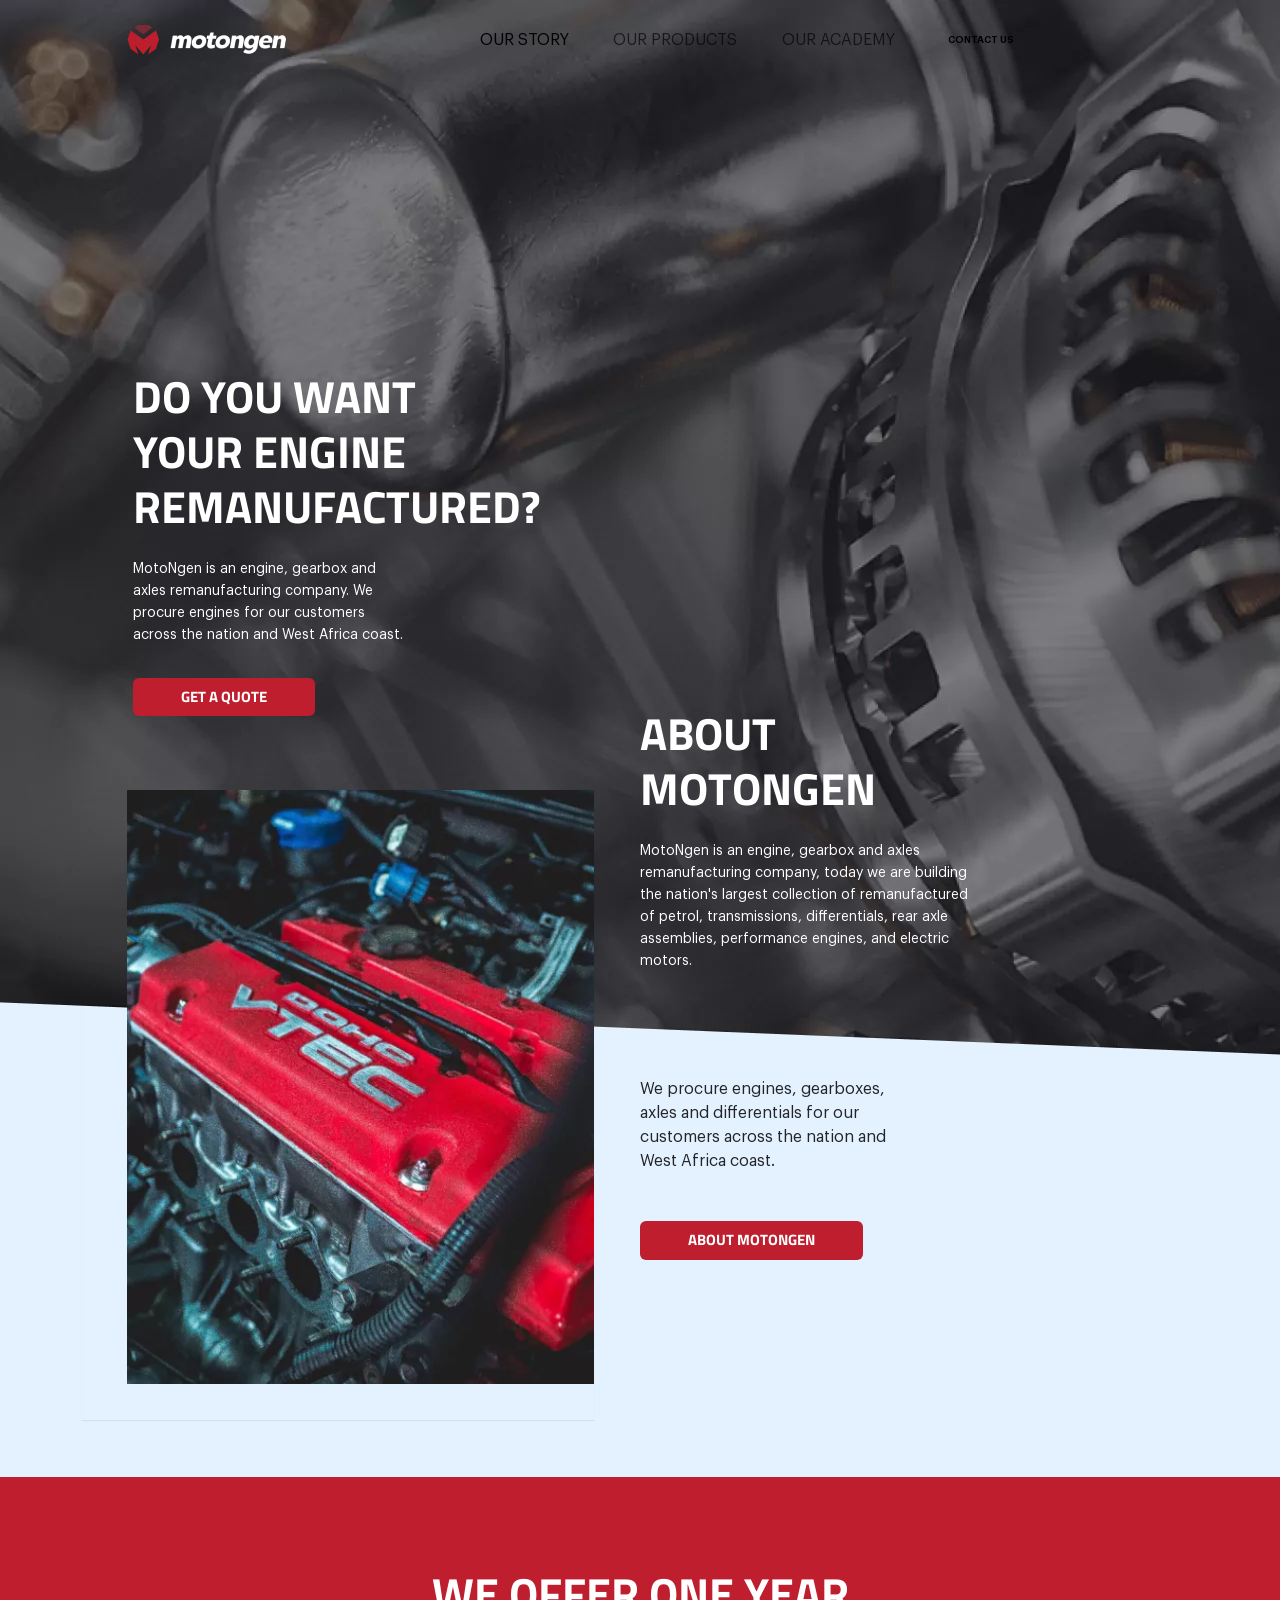
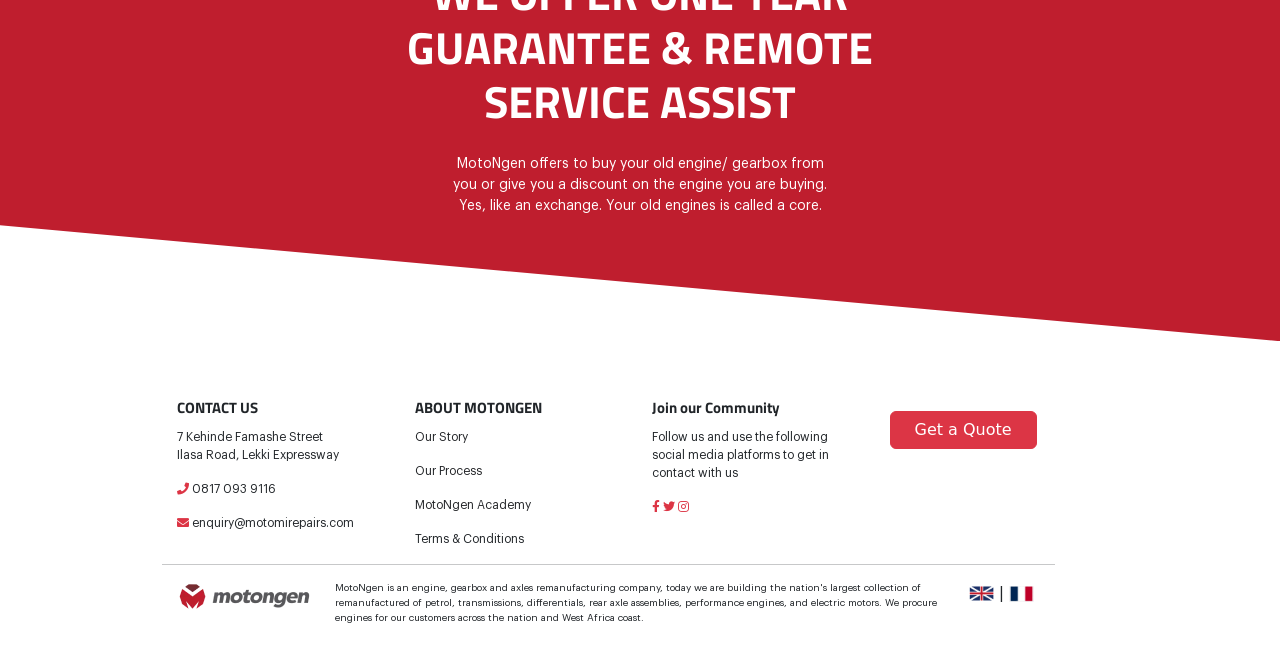
<file: index.html>
<!DOCTYPE html>
<html lang="en">
<head>
    <meta charset="UTF-8">
    <meta http-equiv="X-UA-Compatible" content="IE=edge">
    <meta name="viewport" content="width=device-width, initial-scale=1.0">
    <title>MotoNgen</title>
    <link href="https://cdn.jsdelivr.net/npm/bootstrap@5.0.0-beta3/dist/css/bootstrap.min.css" rel="stylesheet" integrity="sha384-eOJMYsd53ii+scO/bJGFsiCZc+5NDVN2yr8+0RDqr0Ql0h+rP48ckxlpbzKgwra6" crossorigin="anonymous">
    <link rel="stylesheet" href="css/index.css">
    <link rel="stylesheet" defer href="https://cdnjs.cloudflare.com/ajax/libs/font-awesome/5.15.3/css/all.min.css">
    <link rel="shortcut icon" href="assets/Header_Logo.webp" type="image/x-icon">

</head>
<body>
    <header>
        <div class="container p-0">
            <nav class="navbar navbar-expand-lg">
                <div class="container-fluid">
                  <a class="navbar-brand" href="#">
                      <img src="assets/Header_Logo.webp" alt="">
                    <img src="assets/white-logo 2.webp" alt="logo">
                    </a>
                  <button class="navbar-toggler" type="button" data-bs-toggle="collapse" data-bs-target="#navbarNavDropdown" aria-controls="navbarNavDropdown" aria-expanded="false" aria-label="Toggle navigation">
                    <i class="fas fa-align-right text-light"></i>
                </button>
                  <div class="collapse navbar-collapse" id="navbarNavDropdown">
                      <div class="ms-auto"></div>
                    <ul class="navbar-nav">
                      <li class="nav-item">
                        <a class="nav-link active" aria-current="page" href="about.html">Our Story</a>
                      </li>
                      <li class="nav-item dropdown">
                        <a class="nav-link" href="#" id="navbarDropdownMenuLink" role="button" data-bs-toggle="dropdown" aria-expanded="false">
                          Our Products
                        </a>
                        <ul class="dropdown-menu" aria-labelledby="navbarDropdownMenuLink">
                          <li><a class="dropdown-item" href="engine.html">ENGINE</a></li>
                          <li><a class="dropdown-item" href="gearbox.html">GEARBOX </a></li>
                          <li><a class="dropdown-item" href="axle.html">AXLES </a></li>
                          <li><a class="dropdown-item" href="installer.html">FIND AN INSTALLER </a></li>
                        </ul>
                      </li>
                      
                      <li class="nav-item">
                        <a class="nav-link" href="academy.html">Our Academy</a>
                      </li>

                      <li class="nav-item">
                        <a class="nav-link btn btn-light py-1 px-3" href="contact.html">
                            <span>
                                Contact Us
                            </span>
                        </a>
                      </li>
                    </ul>
                  </div>
                </div>
              </nav>

        </div>

        <div class="container" >
            <div class="row">
                <div class="col-md-6 col-sm-12 col-xs-12">
                    <h1 id="title">DO YOU WANT <br class="d-none d-xl-block"> YOUR ENGINE REMANUFACTURED?</h1>
                    <p class="text-white">
                        MotoNgen is an engine, gearbox and axles remanufacturing company. We procure engines for our customers across the nation and West Africa coast.
                    </p>
                    <button class="btn btn-light py-2 px-5 ml-5 bold-btn">GET A QUOTE</button>
                </div>
            </div>
                
            <div class="row" id="secondrow">
                <div class="col-md-6 col-sm-12"></div>
                <div class="col-md-6 col-sm-12 col-xs-12">
                    <span>
                    <h1 class="text-white">
                        ABOUT  <br class="d-none d-xl-block">  MOTONGEN
                    </h1>
                    <p class="text-white">
                        MotoNgen is an engine, gearbox and axles remanufacturing company,  today we are building the nation's largest collection of remanufactured of petrol, transmissions, differentials, rear axle assemblies,  performance engines, and electric motors. 
                    </p>
                    </span>
                </div>
            </div>
        </div>

    </header>
    <main>
        <section class="section-1">
            <div class="container">
                <div class="row">
                    <div class="col-md-6 col-sm-12">
                        <img src="assets/splash.webp" alt="">
                    </div>
                    <div class="col-md-6 col-sm-12 text-left">
                        <p>
                            We procure engines, gearboxes, axles and differentials for our customers across the nation and West Africa coast.
                        </p>
                        <button class="btn btn-danger px-5 py-2 bold-btn">ABOUT MOTONGEN</button>
                    </div>
                </div>
            </div>

        </section>

        <section class="section-2">
            <div class="container">
                <div class="row">
                    <div class="col-md-6 offset-md-3  col-sm-12 text-center">
                        <h1>
                            We offer one year guarantee & remote service assist
                        </h1>
                        <p>
                            MotoNgen offers to buy your old engine/ gearbox from you or give you a discount on the engine you are buying. Yes, like an exchange. Your old engines is called a core. 
                        </p>
                    </div>
                </div>
            </div>
        </section>
    </main>
    <footer>
        <div class="container">
            <div class="row">
              <div class="col-10 offset-1">
                <div class="row">
                
                <div class="col-md-3">
                    <h4>
                        CONTACT US
                    </h4>
                    <p>
                        7 Kehinde Famashe Street <br> Ilasa Road, Lekki Expressway
                    </p>
                    <p>
                        <i class="fas fa-phone text-danger"></i> 0817 093 9116
                    </p>
                    <p> <i class="fas fa-envelope text-danger"></i>
                        enquiry@motomirepairs.com 
                    </p>
                </div>
                <div class="col-md-3">
                    <h4>
                        ABOUT MOTONGEN
                    </h4>
                    <p>
                      <a href="about.html">Our Story</a>
                    </p>
                    <p>
                      <a href="installer.html">Our Process</a>
                    </p>
                    <p>
                      <a href="academy.html">MotoNgen Academy</a>
                    </p>
                    <p>
                        Terms & Conditions
                    </p>
                </div>
                <div class="col-md-3">
                    <h4>
                        Join our Community
                    </h4>
                    <p>
                        Follow us and use the following <br> social media platforms to get in <br> contact with us
                    </p>
                    <p>
                        <i class="fab fa-facebook-f text-danger"></i>
                        <i class="fab fa-twitter text-danger"></i>
                        <i class="fab fa-instagram text-danger"></i>
                    </p>
                </div>
                <div class="col-md-3">
                    <button class="btn btn-danger px-4 mt-3">Get a Quote</button>
                </div>
            </div>
          </div>
        </div>
            <hr style="margin: 0 5em 1em 5em; width: 80%;">
            <div class="row">
              <div class="col-10 offset-1">
                <div class="row">
                <div class="col-md-2 text-center">
                    <img src="assets/logo.webp" alt="">
                </div>
                <div class="col-md-8">
                    <p style="font-size: 10px;">
                    MotoNgen is an engine, gearbox and axles remanufacturing company, today we are building the nation's largest collection of remanufactured of petrol, transmissions, differentials, rear axle assemblies, performance engines, and electric motors. We procure engines for our customers across the nation and West Africa coast.
                    </p>
                </div>
                <div class="col-md-2">
                    <img src="assets/england-flag.webp" alt="" width="25"> | <img src="assets/france.webp" alt="" width="25">
                </div>
            </div>
        </div>
            </div>
        </div>
    </footer>


    <script defer src="https://ajax.googleapis.com/ajax/libs/jquery/3.6.0/jquery.min.js"></script>
    <script defer src="https://cdn.jsdelivr.net/npm/@popperjs/core@2.9.1/dist/umd/popper.min.js" integrity="sha384-SR1sx49pcuLnqZUnnPwx6FCym0wLsk5JZuNx2bPPENzswTNFaQU1RDvt3wT4gWFG" crossorigin="anonymous"></script>
<script defer src="https://cdn.jsdelivr.net/npm/bootstrap@5.0.0-beta3/dist/js/bootstrap.min.js" integrity="sha384-j0CNLUeiqtyaRmlzUHCPZ+Gy5fQu0dQ6eZ/xAww941Ai1SxSY+0EQqNXNE6DZiVc" crossorigin="anonymous"></script>
    
</body>
</html>
</file>
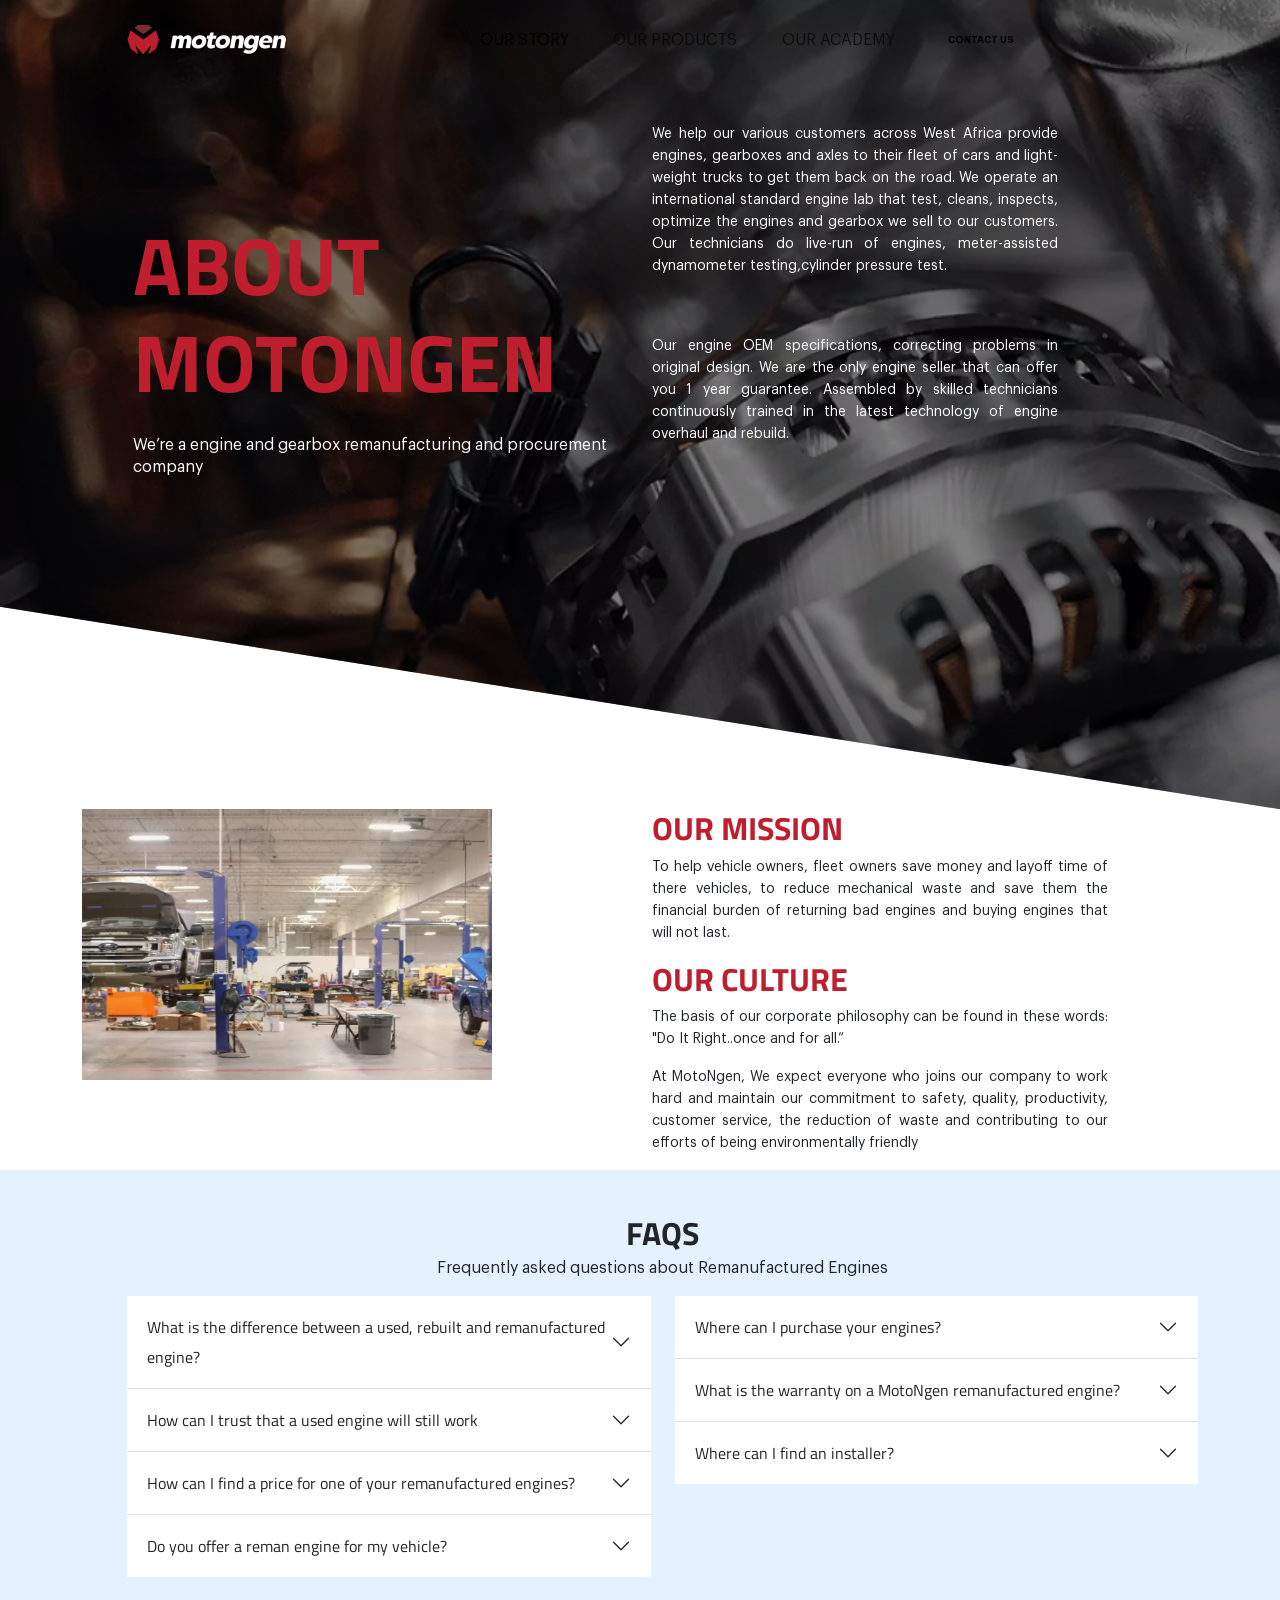
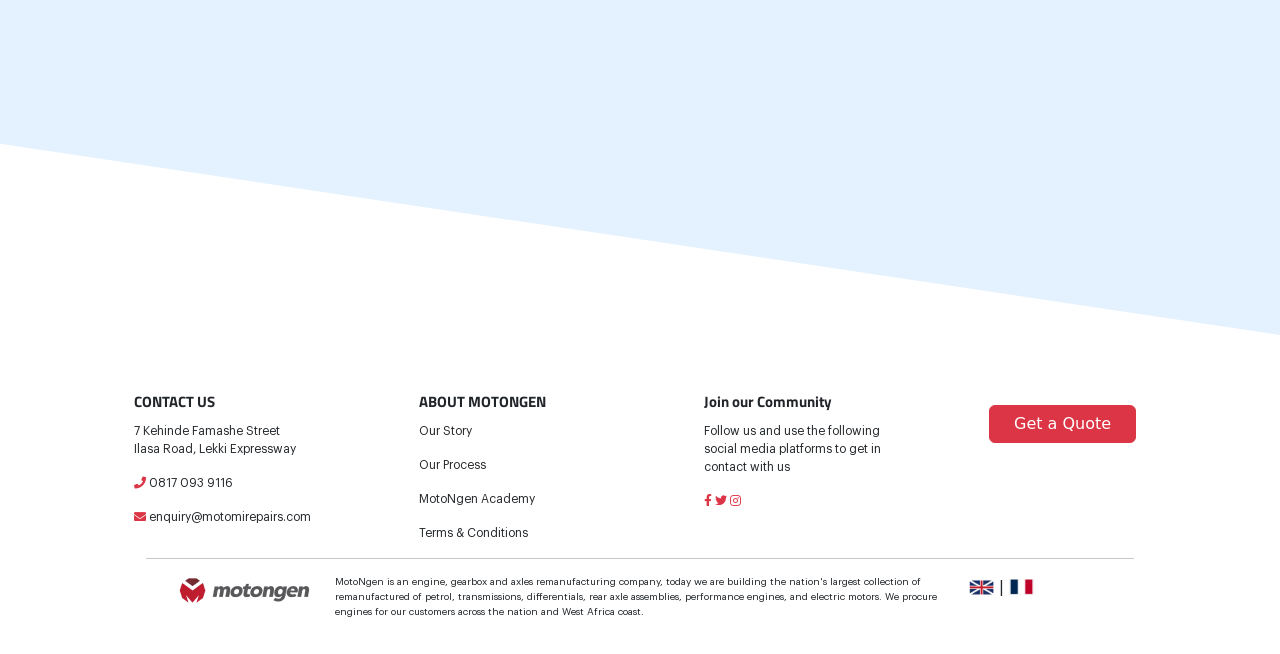
<file: about.html>
<!DOCTYPE html>
<html lang="en">
<head>
    <meta charset="UTF-8">
    <meta http-equiv="X-UA-Compatible" content="IE=edge">
    <meta name="viewport" content="width=device-width, initial-scale=1.0">
    <title>MotoNgen</title>
    <link href="https://cdn.jsdelivr.net/npm/bootstrap@5.0.0-beta3/dist/css/bootstrap.min.css" rel="stylesheet" integrity="sha384-eOJMYsd53ii+scO/bJGFsiCZc+5NDVN2yr8+0RDqr0Ql0h+rP48ckxlpbzKgwra6" crossorigin="anonymous">
    <link rel="stylesheet" href="css/about1.css">
    <link rel="stylesheet" defer href="https://cdnjs.cloudflare.com/ajax/libs/font-awesome/5.15.3/css/all.min.css">
    <link rel="shortcut icon" href="assets/Header_Logo.webp" type="image/x-icon">

</head>
<body>
    <header>
        <div class="overlay"></div>
        <div class="container p-0">
            <nav class="navbar navbar-expand-lg">
                <div class="container-fluid">
                  <a class="navbar-brand" href="index.html">
                      <img src="assets/Header_Logo.webp" alt="">
                    <img src="assets/white-logo 2.webp" alt="logo">
                    </a>
                  <button class="navbar-toggler" type="button" data-bs-toggle="collapse" data-bs-target="#navbarNavDropdown" aria-controls="navbarNavDropdown" aria-expanded="false" aria-label="Toggle navigation">
                    <i class="fas fa-align-right text-light"></i>
                </button>
                  <div class="collapse navbar-collapse" id="navbarNavDropdown">
                      <div class="ms-auto"></div>
                    <ul class="navbar-nav">
                      <li class="nav-item">
                        <a class="nav-link active" aria-current="page" href="#">Our Story</a>
                      </li>
                      <li class="nav-item dropdown">
                        <a class="nav-link" href="#" id="navbarDropdownMenuLink" role="button" data-bs-toggle="dropdown" aria-expanded="false">
                          Our Products
                        </a>
                        <ul class="dropdown-menu" aria-labelledby="navbarDropdownMenuLink">
                            <li><a class="dropdown-item" href="engine.html">ENGINE</a></li>
                            <li><a class="dropdown-item" href="gearbox.html">GEARBOX </a></li>
                            <li><a class="dropdown-item" href="axle.html">AXLES </a></li>
                            <li><a class="dropdown-item" href="installer.html">FIND AN INSTALLER </a></li>
                        </ul>
                      </li>
                      
                      <li class="nav-item">
                        <a class="nav-link" href="academy.html">Our Academy</a>
                      </li>

                      <li class="nav-item">
                        <a class="nav-link btn btn-light py-1 px-3" href="contact.html">
                            <span>
                                Contact Us
                            </span>
                        </a>
                      </li>
                    
                      
                    </ul>
                  </div>
                </div>
              </nav>

        </div>

        <div class="container">
            <div class="row">
                <div class="col-md-6 col-sm-12 col-xs-12">
                    <h1>ABOUT MOTONGEN</h1>
                    <p>
                        We’re a engine and gearbox remanufacturing and procurement company
                    </p>
                </div>
                <div class="col-md-6 col-sm-12 col-xs-12">
                    <p>
                        We help our various customers across West Africa provide engines, gearboxes and axles to their fleet of cars and light-weight trucks to get them back on the road. We operate an international standard engine lab that test, cleans, inspects, optimize the engines and gearbox we sell to our customers. Our technicians do live-run of engines, meter-assisted dynamometer testing,cylinder pressure test. 
                    </p>
                    <p id="lastchild">
                        Our engine OEM specifications, correcting problems in original design. We are the only engine seller that can offer you 1 year guarantee. Assembled by skilled technicians continuously trained in the latest technology of engine overhaul and rebuild. 
                    </p>
                </div>
            </div>
        </div>
    </header>


    <main>        
        <section class="section-1">
            <div class="container">
                <div class="row">
                    <div class="col-md-6 text-left ml-4">
                        <img src="assets/shop.webp" alt="Our mission">
                    </div>
                    <div class="col-md-6 text-left">
                        <h3>OUR MISSION</h3>
                        <p>
                            To help vehicle owners, fleet owners save money and layoff time of there vehicles, to reduce mechanical waste and save them the financial burden of returning bad engines and buying engines that will not last.

                        </p>
                        <h3>OUR CULTURE</h3>
                        <p>
                            The basis of our corporate philosophy can be found in these words: "Do It Right..once and for all.” 
                        </p>
                        <p>
                            At MotoNgen, We expect everyone who joins our company to work hard and maintain our commitment to safety, quality, productivity, customer service, the reduction of waste and contributing to our efforts of being environmentally friendly
                        </p>
                    </div>
                </div>
            </div>

        </section>

        <section class="section-3">
            <div class="container">
                <div class="row pt-5">
                    <div class="col-12 text-center">

                    <h2>FAQS</h2>
                        <p>
                            Frequently asked questions about Remanufactured Engines
                        </p>
                    </div>
                </div>


                <div class="row">
                    <div class="col-md-6">
                        <div class="accordion accordion-flush" id="accordionFlushExample">
                            <div class="accordion-item">
                              <h2 class="accordion-header" id="flush-headingOne">
                                <button class="accordion-button collapsed" type="button" data-bs-toggle="collapse" data-bs-target="#flush-collapseOne" aria-expanded="false" aria-controls="flush-collapseOne">
                                    What is the difference between a used, rebuilt and remanufactured engine?
                                </button>
                              </h2>
                              <div id="flush-collapseOne" class="accordion-collapse collapse" aria-labelledby="flush-headingOne" data-bs-parent="#accordionFlushExample">
                                <div class="accordion-body">
                                    Placeholder content for this accordion, which is intended to demonstrate the  class. This is the first item's accordion body.
                                </div>
                              </div>
                            </div>
                            <div class="accordion-item">
                              <h2 class="accordion-header" id="flush-headingTwo">
                                <button class="accordion-button collapsed" type="button" data-bs-toggle="collapse" data-bs-target="#flush-collapseTwo" aria-expanded="false" aria-controls="flush-collapseTwo">
                                  How can I trust that a used engine will still work
                                </button>
                              </h2>
                              <div id="flush-collapseTwo" class="accordion-collapse collapse" aria-labelledby="flush-headingTwo" data-bs-parent="#accordionFlushExample">
                                <div class="accordion-body bg-danger text-light">
                                    USED ENGINES -  Used engines are taken directly from a vehicle  typically a junkyard vehicle. There are no provisions for disassembly, internal cleaning, or inspection with a used component. Many used or junkyard components may have high mileage and a poor maintenance history – a failure waiting to happen.  Many used or junkyard components come from a vehicle that was involved in an accident and may have unseen damage.
                                </div>
                              </div>
                            </div>

                            <div class="accordion-item">
                              <h2 class="accordion-header" id="flush-headingThree">
                                <button class="accordion-button collapsed" type="button" data-bs-toggle="collapse" data-bs-target="#fluxsixcontroler" aria-expanded="false" aria-controls="flush-collapseThree">
                                    How can I find a price for one of your remanufactured engines?
                                </button>
                              </h2>
                              <div id="fluxsixcontroler" class="accordion-collapse collapse" aria-labelledby="flush-headingThree" data-bs-parent="#accordionFlushExample">
                                <div class="accordion-body">
                                    MOTONGEN offers several options for you to obtain pricing on our remanufactured engines. We encourage you to speak with the automotive technician that services your vehicle for better pricing. If you do not have a facility that you work with on a regular basis, you can make a request.
                                </div>
                              </div>
                            </div>

                            <div class="accordion-item">
                                <h2 class="accordion-header" id="flush-six">
                                  <button class="accordion-button collapsed" type="button" data-bs-toggle="collapse" data-bs-target="#flushsixcontroller" aria-expanded="false" aria-controls="flushsixcontroller">
                                    Do you offer a reman engine for my vehicle?
                                  </button>
                                </h2>
                                <div id="flushsixcontroller" class="accordion-collapse collapse" aria-labelledby="flush-six" data-bs-parent="#accordionFlushExample">
                                  <div class="accordion-body">
                                    Chances are very good that we have a remanufactured engine for your Vechicle, if we do not, we will procure one for you anywhere in the world. MOTONGEN remanufactures practically any domestic gas engine for cars, trucks, vans and SUVs, as well as for a number of foreign applications.
                                  </div>
                                </div>
                              </div>


                          </div>
                    </div>
                    <div class="col-md-6">
                        <div class="accordion accordion-flush" id="accordionfaq">
                            
                            <div class="accordion-item">
                              <h2 class="accordion-header" id="faq-4-heading">
                                <button class="accordion-button collapsed" type="button" data-bs-toggle="collapse" data-bs-target="#faq-4-control" aria-expanded="false" aria-controls="faq-4-control">
                                    Where can I purchase your engines?
                                </button>
                              </h2>
                              <div id="faq-4-control" class="accordion-collapse collapse" aria-labelledby="faq-4-heading" data-bs-parent="#accordionfaq">
                                <div class="accordion-body bg-danger text-light">
                                    If you are an installation facility, fleet or a commercial user, you can contact our Sales Department at +2348033603906. Vehicle owners can purchase MOTONGEN remanufactured engines from the automotive service facility that you frequent. If you don’t have a facility that you trust, you can find a MOTOMI installer near you with our Installer Locator.
                                </div>
                              </div>
                            </div>

                            <div class="accordion-item">
                              <h2 class="accordion-header" id="flush-headingThree">
                                <button class="accordion-button collapsed" type="button" data-bs-toggle="collapse" data-bs-target="#faq-5-control" aria-expanded="false" aria-controls="faq-5-control">
                                    What is the warranty on a MotoNgen remanufactured engine?
                                </button>
                              </h2>
                              <div id="faq-5-control" class="accordion-collapse collapse" aria-labelledby="flush-headingThree" data-bs-parent="#accordionfaq">
                                <div class="accordion-body">
                                    Most applications for MOTONGEN engines/ gearbox/ axles are covered by a 1 Year/10,000 kilometers (whichever occurs first) nationwide warranty. Terms and conditions apply. A full warranty disclosure is available on this website. We sell the recommended oil with our components to give it the best chances of longevity.
                                </div>
                              </div>
                            </div>

                            <div class="accordion-item">
                                <h2 class="accordion-header" id="flush-four">
                                  <button class="accordion-button collapsed" type="button" data-bs-toggle="collapse" data-bs-target="#fluxfive-control" aria-expanded="false" aria-controls="fluxfive-control">
                                    Where can I find an installer?                                 
                                 </button>
                                </h2>
                                <div id="fluxfive-control" class="accordion-collapse collapse" aria-labelledby="flush-four" data-bs-parent="#accordionfaq">
                                  <div class="accordion-body">
                                    We can set you up with an installer. Simply fill the form <a href="installer.html">here</a>.
                                  </div>
                                </div>
                              </div>

                          </div>
                    </div>
                </div>
            </div>
        </section>
    </main>
    <footer>
      <div class="container">
          <div class="row">
            <div class="col-12">
              <div class="row">
              
              <div class="col-md-3">
                  <h4>
                      CONTACT US
                  </h4>
                  <p>
                      7 Kehinde Famashe Street <br> Ilasa Road, Lekki Expressway
                  </p>
                  <p>
                      <i class="fas fa-phone text-danger"></i> 0817 093 9116
                  </p>
                  <p> <i class="fas fa-envelope text-danger"></i>
                      enquiry@motomirepairs.com 
                  </p>
              </div>
              <div class="col-md-3">
                  <h4>
                      ABOUT MOTONGEN
                  </h4>
                  <p>
                    <a href="about.html">Our Story</a>
                  </p>
                  <p>
                    <a href="installer.html">Our Process</a>
                  </p>
                  <p>
                    <a href="academy.html">MotoNgen Academy</a>
                  </p>
                  <p>
                      Terms & Conditions
                  </p>
              </div>
              <div class="col-md-3">
                  <h4>
                      Join our Community
                  </h4>
                  <p>
                      Follow us and use the following <br> social media platforms to get in <br> contact with us
                  </p>
                  <p>
                      <i class="fab fa-facebook-f text-danger"></i>
                      <i class="fab fa-twitter text-danger"></i>
                      <i class="fab fa-instagram text-danger"></i>
                  </p>
              </div>
              <div class="col-md-3">
                  <button class="btn btn-danger px-4 mt-3">Get a Quote</button>
              </div>
          </div>
        </div>
      </div>
          <hr style="margin: 0 4em 1em 4em;">
          <div class="row">
            <div class="col-10 offset-1">
              <div class="row">
              <div class="col-md-2 text-center">
                  <img src="assets/logo.webp" alt="">
              </div>
              <div class="col-md-8">
                  <p style="font-size: 10px;">
                  MotoNgen is an engine, gearbox and axles remanufacturing company, today we are building the nation's largest collection of remanufactured of petrol, transmissions, differentials, rear axle assemblies, performance engines, and electric motors. We procure engines for our customers across the nation and West Africa coast.
                  </p>
              </div>
              <div class="col-md-2">
                  <img src="assets/england-flag.webp" alt="" width="25"> | <img src="assets/france.webp" alt="" width="25">
              </div>
          </div>
      </div>
          </div>
      </div>
  </footer>

    <script src="https://ajax.googleapis.com/ajax/libs/jquery/3.6.0/jquery.min.js" defer></script>
    <script src="https://cdn.jsdelivr.net/npm/@popperjs/core@2.9.1/dist/umd/popper.min.js" defer integrity="sha384-SR1sx49pcuLnqZUnnPwx6FCym0wLsk5JZuNx2bPPENzswTNFaQU1RDvt3wT4gWFG" crossorigin="anonymous"></script>
<script src="https://cdn.jsdelivr.net/npm/bootstrap@5.0.0-beta3/dist/js/bootstrap.min.js" defer integrity="sha384-j0CNLUeiqtyaRmlzUHCPZ+Gy5fQu0dQ6eZ/xAww941Ai1SxSY+0EQqNXNE6DZiVc" crossorigin="anonymous"></script>
    
</body>
</html>
</file>
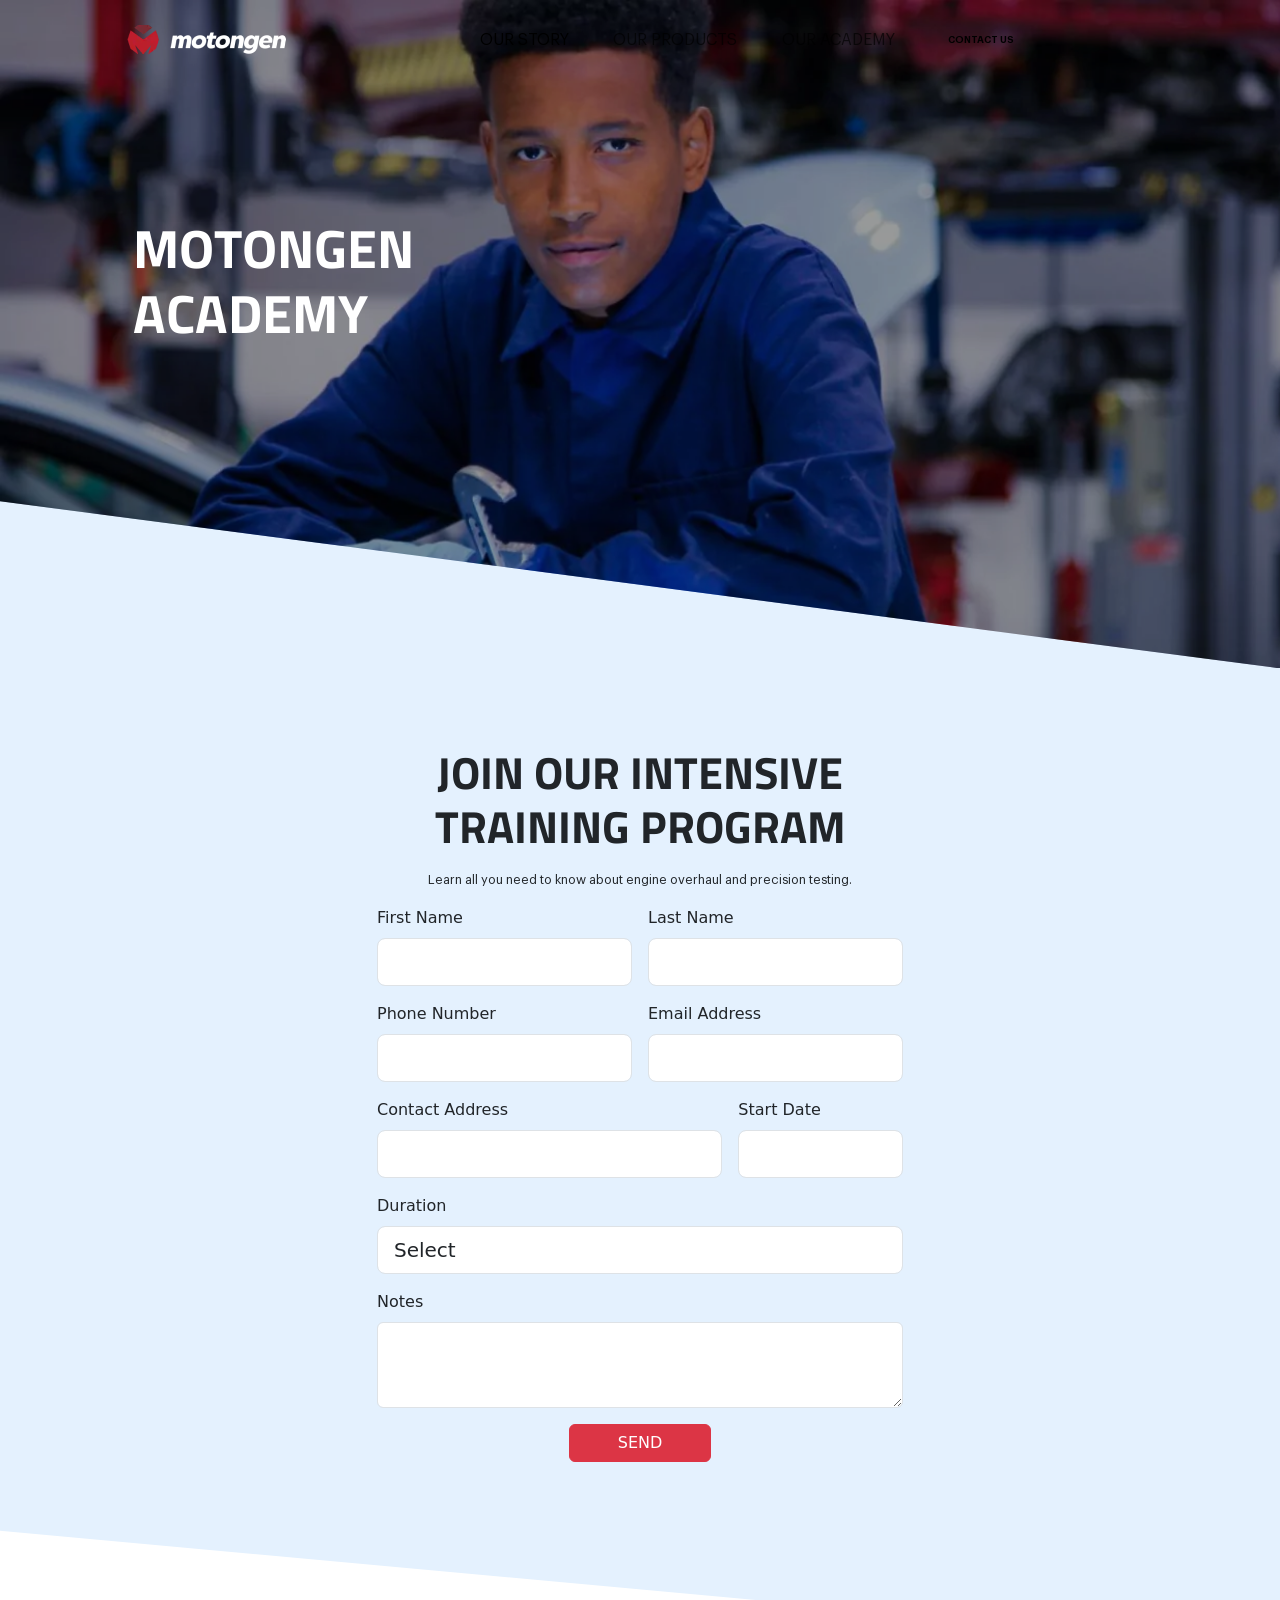
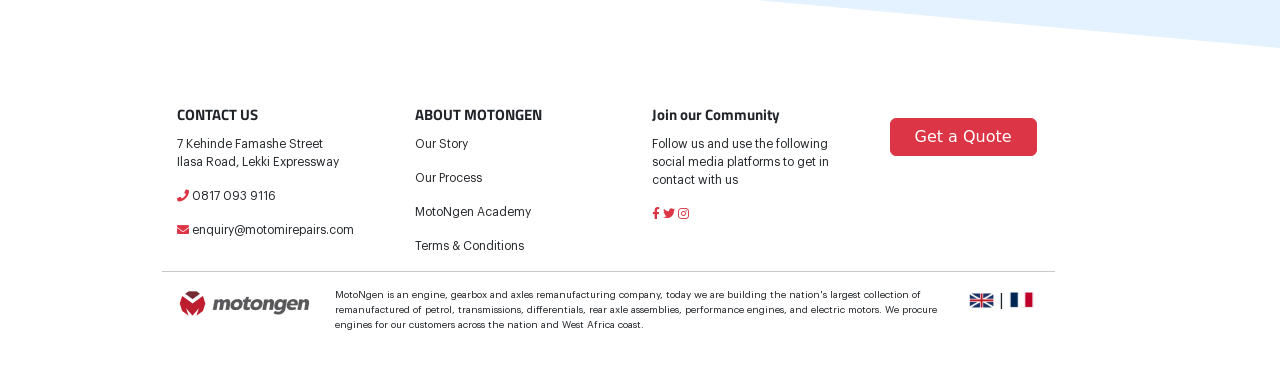
<file: academy.html>
<!DOCTYPE html>
<html lang="en">
<head>
    <meta charset="UTF-8">
    <meta http-equiv="X-UA-Compatible" content="IE=edge">
    <meta name="viewport" content="width=device-width, initial-scale=1.0">
    <title>MotoNgen</title>
    <link href="https://cdn.jsdelivr.net/npm/bootstrap@5.0.0-beta3/dist/css/bootstrap.min.css" rel="stylesheet" integrity="sha384-eOJMYsd53ii+scO/bJGFsiCZc+5NDVN2yr8+0RDqr0Ql0h+rP48ckxlpbzKgwra6" crossorigin="anonymous">
    <link rel="stylesheet" href="css/academy1.css">
    <link rel="stylesheet" defer href="https://cdnjs.cloudflare.com/ajax/libs/font-awesome/5.15.3/css/all.min.css">
    <link rel="shortcut icon" href="assets/Header_Logo.webp" type="image/x-icon">

</head>
<body>
    <header>
        <div class="overlay"></div>
        <div class="container p-0">
            <nav class="navbar navbar-expand-lg">
                <div class="container-fluid">
                  <a class="navbar-brand" href="index.html">
                      <img src="assets/Header_Logo.webp" alt="">
                    <img src="assets/white-logo 2.webp" alt="logo">
                    </a>
                  <button class="navbar-toggler" type="button" data-bs-toggle="collapse" data-bs-target="#navbarNavDropdown" aria-controls="navbarNavDropdown" aria-expanded="false" aria-label="Toggle navigation">
                    <i class="fas fa-align-right text-light"></i>
                </button>
                  <div class="collapse navbar-collapse" id="navbarNavDropdown">
                      <div class="ms-auto"></div>
                    <ul class="navbar-nav">
                      <li class="nav-item">
                        <a class="nav-link active" aria-current="page" href="about.html">Our Story</a>
                      </li>
                      <li class="nav-item dropdown">
                        <a class="nav-link" href="#" id="navbarDropdownMenuLink" role="button" data-bs-toggle="dropdown" aria-expanded="false">
                          Our Products
                        </a>
                        <ul class="dropdown-menu" aria-labelledby="navbarDropdownMenuLink">
                            <li><a class="dropdown-item" href="engine.html">ENGINE</a></li>
                            <li><a class="dropdown-item" href="gearbox.html">GEARBOX </a></li>
                            <li><a class="dropdown-item" href="axle.html">AXLES </a></li>
                            <li><a class="dropdown-item" href="installer.html">FIND AN INSTALLER </a></li>
                        </ul>
                      </li>
                      
                      <li class="nav-item">
                        <a class="nav-link" href="academy.html">Our Academy</a>
                      </li>

                      <li class="nav-item">
                        <a class="nav-link btn btn-light py-1 px-3" href="contact.html">
                            <span>
                                Contact Us
                            </span>
                        </a>
                      </li>
                    
                      
                    </ul>
                  </div>
                </div>
              </nav>

        </div>

        <div class="container text-left">
            <div class="row">
                <div class="col-md-3 col-sm-12">
                    <h1 class="text-white" style="z-index: 5; color: white;">MOTONGEN ACADEMY</h1>
                </div>
                <div class="col-md-9 col-sm-12 pt-5">
                </div>
            </div>
        </div>
    </header>
    <main>


        <section class="section-2">
            <div class="container pb-5">
                <div class="row pb-5">
                    <div class="col-lg-10 col-md-6 col-xl-6 offset-xl-3 text-center">
                        <h2 class="text-uppercase pb-2">Join our intensive training program</h2>
                        <p>
                            Learn all you need to know about engine overhaul and precision testing. 
                        </p>
                    </div>
                        <div class="col-lg-10 col-md-6 col-xl-6 offset-xl-3">
                        <form class="row g-3">
                            <div class="col-md-6">
                              <label for="inputEmail4" class="form-label">First Name</label>
                              <input type="email" class="form-control form-control-lg" id="inputEmail4">
                            </div>
                            <div class="col-md-6">
                              <label for="inputPassword4" class="form-label">Last Name</label>
                              <input type="password" class="form-control form-control-lg" id="inputPassword4">
                            </div>

                            <div class="col-md-6">
                                <label for="inputEmail4" class="form-label">Phone Number</label>
                                <input type="email" class="form-control form-control-lg" id="inputEmail4">
                              </div>
                              <div class="col-md-6">
                                <label for="inputPassword4" class="form-label">Email Address</label>
                                <input type="password" class="form-control form-control-lg" id="inputPassword4">
                              </div>

                              <div class="col-md-8">
                                <label for="inputEmail4" class="form-label">Contact Address</label>
                                <input type="email" class="form-control form-control-lg" id="inputEmail4">
                              </div>

                              <div class="col-md-4">
                                <label for="inputPassword4" class="form-label">Start Date</label>
                                <input type="password" class="form-control form-control-lg" id="inputPassword4">
                              </div>

                              <div class="col-md-12">
                                <label for="inputPassword4" class="form-label">Duration</label>
                                <select name="duration" id="" class="form-control form-control-lg">
                                    <option value="" disabled selected>Select</option>
                                    <option value="1 year">1 Year</option>
                                    <option value="2 years">2 Years</option>
                                </select>
                              </div>



                            <div class="col-12">
                                <label for="exampleFormControlTextarea1" class="form-label">Notes</label>
                                <textarea class="form-control" id="exampleFormControlTextarea1" rows="3"></textarea>
                              </div>

                            <div class="col-12 text-center">
                              <button type="submit" class="btn btn-danger px-5">SEND</button>
                            </div>
                          </form>
                        </div>
                    </div>
                    
                </div>
                </div>
        </section>
    </main>
    <footer>
        <div class="container">
            <div class="row">
              <div class="col-10 offset-1">
                <div class="row">
                
                <div class="col-md-3">
                    <h4>
                        CONTACT US
                    </h4>
                    <p>
                        7 Kehinde Famashe Street <br> Ilasa Road, Lekki Expressway
                    </p>
                    <p>
                        <i class="fas fa-phone text-danger"></i> 0817 093 9116
                    </p>
                    <p> <i class="fas fa-envelope text-danger"></i>
                        enquiry@motomirepairs.com 
                    </p>
                </div>
                <div class="col-md-3">
                    <h4>
                        ABOUT MOTONGEN
                    </h4>
                    <p>
                      <a href="about.html">Our Story</a>
                    </p>
                    <p>
                      <a href="installer.html">Our Process</a>
                    </p>
                    <p>
                      <a href="academy.html">MotoNgen Academy</a>
                    </p>
                    <p>
                        Terms & Conditions
                    </p>
                </div>
                <div class="col-md-3">
                    <h4>
                        Join our Community
                    </h4>
                    <p>
                        Follow us and use the following <br> social media platforms to get in <br> contact with us
                    </p>
                    <p>
                        <i class="fab fa-facebook-f text-danger"></i>
                        <i class="fab fa-twitter text-danger"></i>
                        <i class="fab fa-instagram text-danger"></i>
                    </p>
                </div>
                <div class="col-md-3">
                    <button class="btn btn-danger px-4 mt-3">Get a Quote</button>
                </div>
            </div>
          </div>
        </div>
            <hr style="margin: 0 5em 1em 5em; width: 80%;">
            <div class="row">
              <div class="col-10 offset-1">
                <div class="row">
                <div class="col-md-2 text-center">
                    <img src="assets/logo.webp" alt="">
                </div>
                <div class="col-md-8">
                    <p style="font-size: 10px;">
                    MotoNgen is an engine, gearbox and axles remanufacturing company, today we are building the nation's largest collection of remanufactured of petrol, transmissions, differentials, rear axle assemblies, performance engines, and electric motors. We procure engines for our customers across the nation and West Africa coast.
                    </p>
                </div>
                <div class="col-md-2">
                    <img src="assets/england-flag.webp" alt="" width="25"> | <img src="assets/france.webp" alt="" width="25">
                </div>
            </div>
        </div>
            </div>
        </div>
    </footer>

    <script defer src="https://ajax.googleapis.com/ajax/libs/jquery/3.6.0/jquery.min.js"></script>
    <script defer src="https://cdn.jsdelivr.net/npm/@popperjs/core@2.9.1/dist/umd/popper.min.js" integrity="sha384-SR1sx49pcuLnqZUnnPwx6FCym0wLsk5JZuNx2bPPENzswTNFaQU1RDvt3wT4gWFG" crossorigin="anonymous"></script>
<script  defer src="https://cdn.jsdelivr.net/npm/bootstrap@5.0.0-beta3/dist/js/bootstrap.min.js" integrity="sha384-j0CNLUeiqtyaRmlzUHCPZ+Gy5fQu0dQ6eZ/xAww941Ai1SxSY+0EQqNXNE6DZiVc" crossorigin="anonymous"></script>
    
</body>
</html>
</file>
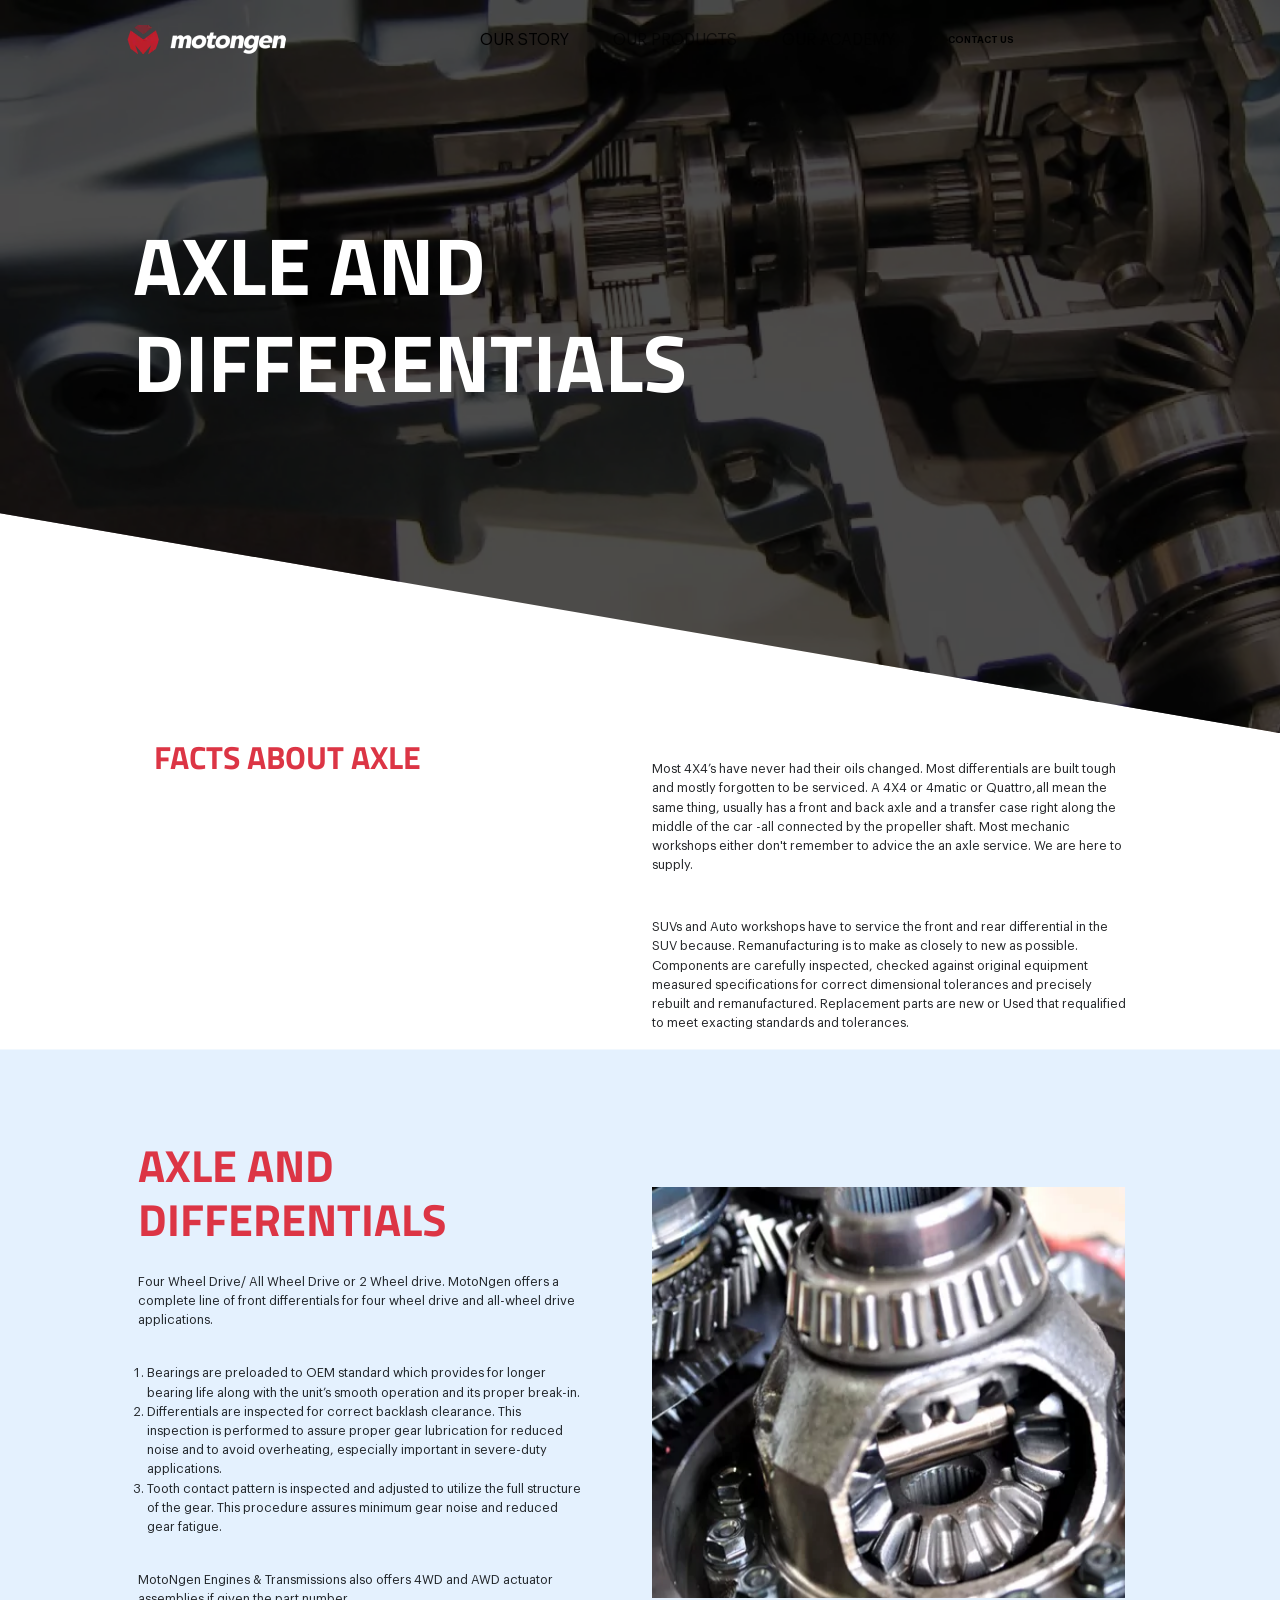
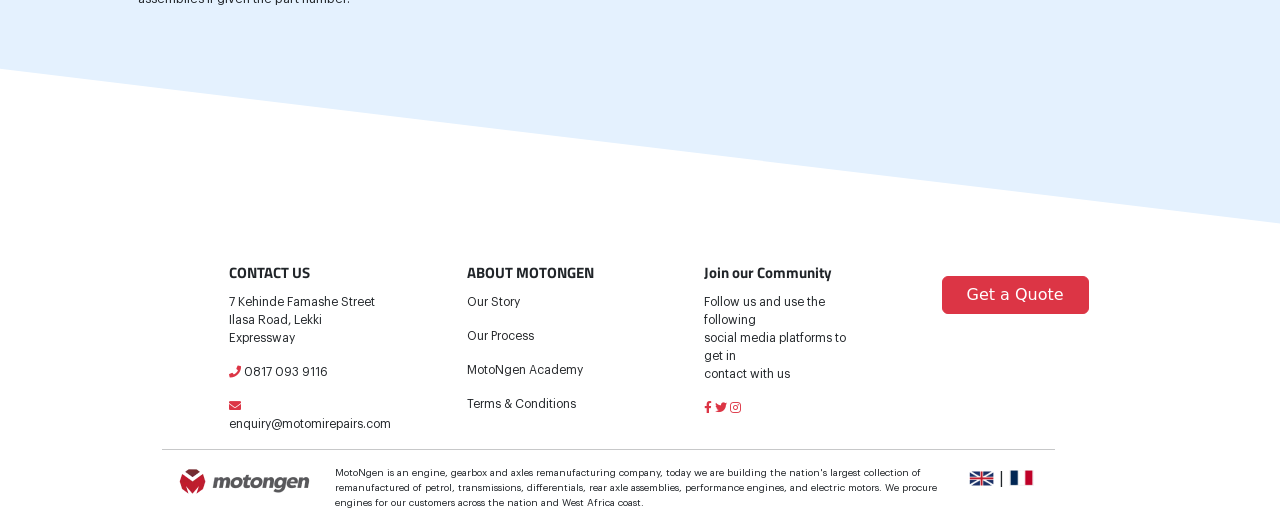
<file: axle.html>
<!DOCTYPE html>
<html lang="en">
<head>
    <meta charset="UTF-8">
    <meta http-equiv="X-UA-Compatible" content="IE=edge">
    <meta name="viewport" content="width=device-width, initial-scale=1.0">
    <title>MotoNgen</title>
    <link href="https://cdn.jsdelivr.net/npm/bootstrap@5.0.0-beta3/dist/css/bootstrap.min.css" rel="stylesheet" integrity="sha384-eOJMYsd53ii+scO/bJGFsiCZc+5NDVN2yr8+0RDqr0Ql0h+rP48ckxlpbzKgwra6" crossorigin="anonymous">
    <link rel="stylesheet" href="css/axle1.css">
    <link rel="stylesheet" defer href="https://cdnjs.cloudflare.com/ajax/libs/font-awesome/5.15.3/css/all.min.css">
    <link rel="shortcut icon" href="assets/Header_Logo.webp" type="image/x-icon">

</head>
<body>
    <header>
        <div class="overlay"></div>
        <div class="container p-0">
            <nav class="navbar navbar-expand-lg">
                <div class="container-fluid">
                  <a class="navbar-brand" href="index.html">
                      <img src="assets/Header_Logo.webp" alt="">
                    <img src="assets/white-logo 2.webp" alt="logo">
                    </a>
                  <button class="navbar-toggler" type="button" data-bs-toggle="collapse" data-bs-target="#navbarNavDropdown" aria-controls="navbarNavDropdown" aria-expanded="false" aria-label="Toggle navigation">
                    <i class="fas fa-align-right text-light"></i>
                </button>
                  <div class="collapse navbar-collapse" id="navbarNavDropdown">
                      <div class="ms-auto"></div>
                    <ul class="navbar-nav">
                      <li class="nav-item">
                        <a class="nav-link active" aria-current="page" href="about.html">Our Story</a>
                      </li>
                      <li class="nav-item dropdown">
                        <a class="nav-link" href="#" id="navbarDropdownMenuLink" role="button" data-bs-toggle="dropdown" aria-expanded="false">
                          Our Products
                        </a>
                        <ul class="dropdown-menu" aria-labelledby="navbarDropdownMenuLink">
                            <li><a class="dropdown-item" href="engine.html">ENGINE</a></li>
                            <li><a class="dropdown-item" href="gearbox.html">GEARBOX </a></li>
                            <li><a class="dropdown-item" href="axle.html">AXLES </a></li>
                            <li><a class="dropdown-item" href="installer.html">FIND AN INSTALLER </a></li>
                        </ul>
                      </li>
                      
                      <li class="nav-item">
                        <a class="nav-link" href="academy.html">Our Academy</a>
                      </li>
                      <li class="nav-item">
                        <a class="nav-link btn btn-light py-1 px-3" href="contact.html">
                            <span>
                                Contact Us
                            </span>
                        </a>
                      </li>
                    </ul>
                  </div>
                </div>
              </nav>

        </div>

        <div class="container text-left">
            <div class="row">
                <div class="col-md-6">
                    <h1 class="text-white">AXLE AND <br> DIFFERENTIALS</h1>
                </div>
            </div>
        </div>
    </header>
    <main>

        <section class="section-1">
            <div class="container">
                <div class="row">
                    <div class="col-md-6 text-left ml-4">
                        <p class="text-danger text-uppercase">
                            FACTS ABOUT AXLE
                        </p>
                    </div>
                    <div class="col-md-6 text-left">
                        <p>
                            Most 4X4’s have never had their oils changed. Most differentials are built tough and mostly forgotten to be serviced. A 4X4 or 4matic or Quattro,all mean the same thing, usually has a front and back axle and a transfer case right along the middle of the car -all connected by the propeller shaft. Most mechanic workshops either don't remember to advice the an axle service. We are here to supply. 
                        </p>
                        <p>
                        SUVs and Auto workshops have to  service the front and rear differential in the SUV because. Remanufacturing is to make as closely to new as possible. Components are carefully inspected, checked against original equipment measured specifications for correct dimensional tolerances and precisely rebuilt and remanufactured. Replacement parts are new or Used that requalified to meet exacting standards and tolerances.

                        </p>
                       
                    </div>
                </div>
            </div>

        </section>

        <section class="section-2">
            <div class="container-fluid">
                <div class="row">
                    <div class="col-md-6  col-sm-12 col-xs-12">
                        <h3 class="text-uppercase text-left text-danger">
                            Axle and <br> Differentials
                        </h3>
                        <p>
                            Four Wheel Drive/ All Wheel Drive or 2 Wheel drive. MotoNgen offers a complete line of front differentials for four wheel drive and all-wheel drive applications.
                        </p>
                        <ul style="list-style: decimal;">
                            <li>
                                Bearings are preloaded to OEM standard which provides for longer bearing life along with the unit’s smooth operation and its proper break-in.
                            </li>
                            <li>
                                Differentials are inspected for correct backlash clearance. This inspection is performed to assure proper gear lubrication for reduced noise and to avoid overheating, especially important in severe-duty applications.
                            </li>
                            <li>
                                Tooth contact pattern is inspected and adjusted to utilize the full structure of the gear. This procedure assures minimum gear noise and reduced gear fatigue.
                            </li>
                        </ul>
                        <p>
                            MotoNgen Engines & Transmissions also offers 4WD and AWD actuator assemblies if given the part number.
                        </p>
                    </div>
                    <div class="col-md-6 col-sm-12 col-xs-12 pt-5">
                        <img src="assets/differentials.webp" alt="">
                    </div>
                </div>
                </div>
            </div>
        </section>
    </main>
    <footer>
        <div class="container">
            <div class="row">
              <div class="col-10 offset-1">
                <div class="row">
                
                <div class="col-md-3">
                    <h4>
                        CONTACT US
                    </h4>
                    <p>
                        7 Kehinde Famashe Street <br> Ilasa Road, Lekki Expressway
                    </p>
                    <p>
                        <i class="fas fa-phone text-danger"></i> 0817 093 9116
                    </p>
                    <p> <i class="fas fa-envelope text-danger"></i>
                        enquiry@motomirepairs.com 
                    </p>
                </div>
                <div class="col-md-3">
                    <h4>
                        ABOUT MOTONGEN
                    </h4>
                    <p>
                      <a href="about.html">Our Story</a>
                    </p>
                    <p>
                      <a href="installer.html">Our Process</a>
                    </p>
                    <p>
                      <a href="academy.html">MotoNgen Academy</a>
                    </p>
                    <p>
                        Terms & Conditions
                    </p>
                </div>
                <div class="col-md-3">
                    <h4>
                        Join our Community
                    </h4>
                    <p>
                        Follow us and use the following <br> social media platforms to get in <br> contact with us
                    </p>
                    <p>
                        <i class="fab fa-facebook-f text-danger"></i>
                        <i class="fab fa-twitter text-danger"></i>
                        <i class="fab fa-instagram text-danger"></i>
                    </p>
                </div>
                <div class="col-md-3">
                    <button class="btn btn-danger px-4 mt-3">Get a Quote</button>
                </div>
            </div>
          </div>
        </div>
            <hr style="margin: 0 5em 1em 5em; width: 80%;">
            <div class="row">
              <div class="col-10 offset-1">
                <div class="row">
                <div class="col-md-2 text-center">
                    <img src="assets/logo.webp" alt="">
                </div>
                <div class="col-md-8">
                    <p style="font-size: 10px;">
                    MotoNgen is an engine, gearbox and axles remanufacturing company, today we are building the nation's largest collection of remanufactured of petrol, transmissions, differentials, rear axle assemblies, performance engines, and electric motors. We procure engines for our customers across the nation and West Africa coast.
                    </p>
                </div>
                <div class="col-md-2">
                    <img src="assets/england-flag.webp" alt="" width="25"> | <img src="assets/france.webp" alt="" width="25">
                </div>
            </div>
        </div>
            </div>
        </div>
    </footer>

    <script defer src="https://ajax.googleapis.com/ajax/libs/jquery/3.6.0/jquery.min.js"></script>
    <script defer src="https://cdn.jsdelivr.net/npm/@popperjs/core@2.9.1/dist/umd/popper.min.js" integrity="sha384-SR1sx49pcuLnqZUnnPwx6FCym0wLsk5JZuNx2bPPENzswTNFaQU1RDvt3wT4gWFG" crossorigin="anonymous"></script>
<script defer src="https://cdn.jsdelivr.net/npm/bootstrap@5.0.0-beta3/dist/js/bootstrap.min.js" integrity="sha384-j0CNLUeiqtyaRmlzUHCPZ+Gy5fQu0dQ6eZ/xAww941Ai1SxSY+0EQqNXNE6DZiVc" crossorigin="anonymous"></script>
    
</body>
</html>
</file>
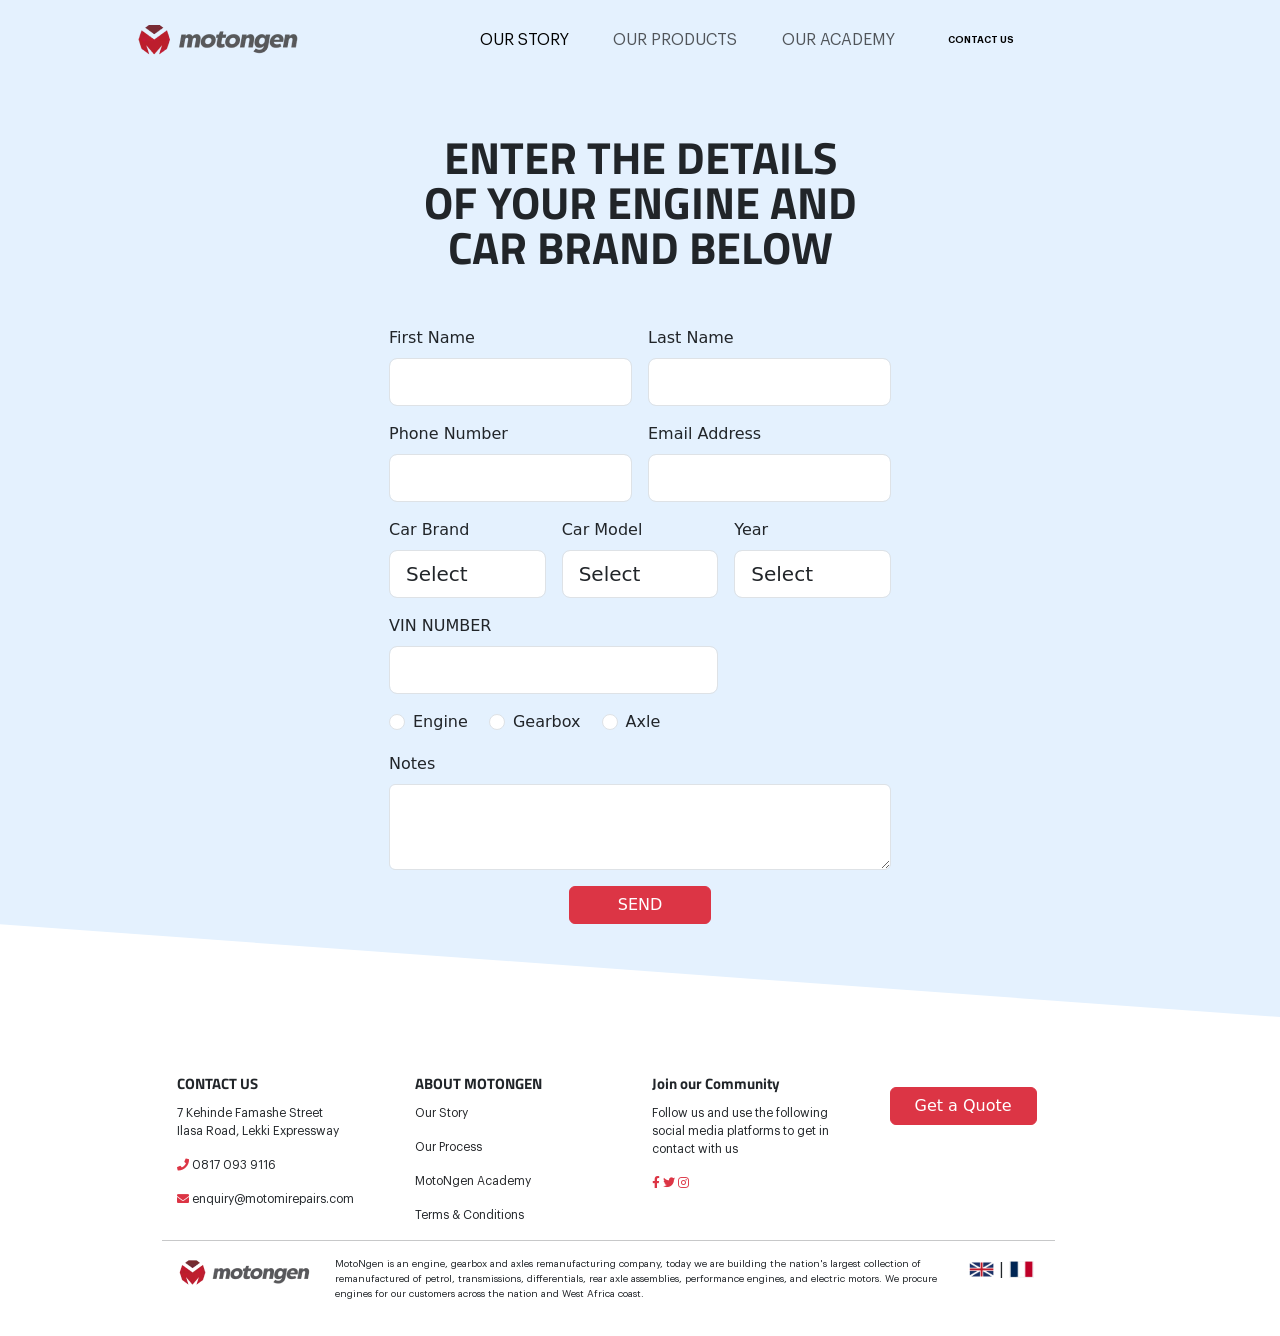
<file: contact.html>
<!DOCTYPE html>
<html lang="en">
<head>
    <meta charset="UTF-8">
    <meta http-equiv="X-UA-Compatible" content="IE=edge">
    <meta name="viewport" content="width=device-width, initial-scale=1.0">
    <title>MotoNgen</title>
    <link href="https://cdn.jsdelivr.net/npm/bootstrap@5.0.0-beta3/dist/css/bootstrap.min.css" rel="stylesheet" integrity="sha384-eOJMYsd53ii+scO/bJGFsiCZc+5NDVN2yr8+0RDqr0Ql0h+rP48ckxlpbzKgwra6" crossorigin="anonymous">
    <link rel="stylesheet" href="css/contact.css">
    <link rel="stylesheet" href="https://cdnjs.cloudflare.com/ajax/libs/font-awesome/5.15.3/css/all.min.css">
    <link rel="shortcut icon" href="assets/Header_Logo.webp" type="image/x-icon">

</head>
<body>
    <header>
        <div class="container p-0" style="min-height: 10vmin;">
            <nav class="navbar navbar-expand-lg">
                <div class="container-fluid">
                  <a class="navbar-brand" href="index.html">
                    <img src="assets/logoblack.webp" alt="logo">
                    </a>
                  <button class="navbar-toggler" type="button" data-bs-toggle="collapse" data-bs-target="#navbarNavDropdown" aria-controls="navbarNavDropdown" aria-expanded="false" aria-label="Toggle navigation">
                    <i class="fas fa-align-right text-light"></i>
                </button>
                  <div class="collapse navbar-collapse" id="navbarNavDropdown">
                      <div class="ms-auto"></div>
                    <ul class="navbar-nav">
                      <li class="nav-item">
                        <a class="nav-link active" aria-current="page" href="about.html">Our Story</a>
                      </li>
                      <li class="nav-item dropdown">
                        <a class="nav-link" href="#" id="navbarDropdownMenuLink" role="button" data-bs-toggle="dropdown" aria-expanded="false">
                          Our Products
                        </a>
                        <ul class="dropdown-menu" aria-labelledby="navbarDropdownMenuLink">
                            <li><a class="dropdown-item" href="engine.html">ENGINE</a></li>
                            <li><a class="dropdown-item" href="gearbox.html">GEARBOX </a></li>
                            <li><a class="dropdown-item" href="axle.html">AXLES </a></li>
                            <li><a class="dropdown-item" href="installer.html">FIND AN INSTALLER </a></li>
                        </ul>
                      </li>
                      
                      <li class="nav-item">
                        <a class="nav-link" href="academy.html">Our Academy</a>
                      </li>


                      <li class="nav-item">

                        <a class="nav-link btn btn-light py-1 px-3" href="contact.html">
                            <span>
                                Contact Us

                            </span>
                        </a>
                      </li>
                    
                      
                    </ul>
                  </div>
                </div>
              </nav>

        </div>
    </header>
    <main>


        <section class="section-2">
            <div class="container pb-5">
                <div class="row mb-5">
                    <div class="col-xl-6 offset-xl-3 col-lg-8 col-md-8 offset-md-2 col-sm-12 text-center">
                        <h1 class="text-uppercase title">
                            Enter the details of  your engine and car brand below
                        </h1>
                    </div>
                </div>


                    <div class="row">
                        <div class="col-xl-6 offset-xl-3 col-lg-8 col-md-8 offset-md-2 col-sm-12">
                          <div class="container">
                        <form class="row g-3">
                            <div class="col-md-6">
                              <label for="inputEmail4" class="form-label">First Name</label>
                              <input type="email" class="form-control form-control-lg" id="inputEmail4">
                            </div>
                            <div class="col-md-6">
                              <label for="inputPassword4" class="form-label">Last Name</label>
                              <input type="password" class="form-control form-control-lg" id="inputPassword4">
                            </div>

                            <div class="col-md-6">
                                <label for="inputEmail4" class="form-label">Phone Number</label>
                                <input type="email" class="form-control form-control-lg" id="inputEmail4">
                              </div>
                              <div class="col-md-6">
                                <label for="inputPassword4" class="form-label">Email Address</label>
                                <input type="password" class="form-control form-control-lg" id="inputPassword4">
                              </div>

                              <div class="col-md-4">
                                <label for="inputEmail4" class="form-label">Car Brand</label>
                                <select name="" id="" class="form-control form-control-lg">
                                    <option value="">Select</option>
                                    <option value="">Toyota</option>
                                    <option value="">Nissan</option>
                                    <option value="">BMW</option>
                                </select>
                              </div>

                              <div class="col-md-4">
                                <label for="inputEmail4" class="form-label">Car Model</label>
                                <select name="" id="" class="form-control form-control-lg">
                                    <option value="">Select</option>
                                    <option value="">Toyota</option>
                                    <option value="">Nissan</option>
                                    <option value="">BMW</option>
                                </select>
                              </div>

                              <div class="col-md-4">
                                <label for="inputPassword4" class="form-label">Year</label>
                                <select name="" id="" class="form-control form-control-lg">
                                    <option value="">Select</option>
                                    <option value="">Toyota</option>
                                    <option value="">Nissan</option>
                                    <option value="">BMW</option>
                                </select>                              
                            </div>

                            <div class="col-md-8 ">
                                <label for="inputAddress2" class="form-label">VIN NUMBER</label>
                                <input type="text" class="form-control form-control-lg" id="inputAddress2" >
                              </div>
                              
                              <div class="col-12">
  
                              <div class="form-check form-check-inline">
                                  <input class="form-check-input" type="radio" name="inlineRadioOptions" id="inlineRadio1" value="option1">
                                  <label class="form-check-label" for="inlineRadio1">Engine</label>
                                </div>
                                <div class="form-check form-check-inline">
                                  <input class="form-check-input" type="radio" name="inlineRadioOptions" id="inlineRadio2" value="option2">
                                  <label class="form-check-label" for="inlineRadio2">Gearbox</label>
                                </div>
  
                                <div class="form-check form-check-inline">
                                  <input class="form-check-input" type="radio" name="inlineRadioOptions" id="inlineRadio2" value="option2">
                                  <label class="form-check-label" for="inlineRadio2">Axle</label>
                                </div>
                               
                              </div>
  
                            <div class="col-12">
                                <label for="exampleFormControlTextarea1" class="form-label">Notes</label>
                                <textarea class="form-control" id="exampleFormControlTextarea1" rows="3"></textarea>
                              </div>

                            <div class="col-12 text-center">
                              <button type="submit" class="btn btn-danger px-5">SEND</button>
                            </div>
                          </form>
                        </div>
                        </div>
                    </div>
                    
                </div>
                </div>
        </section>
    </main>
    <footer>
      <div class="container">
          <div class="row">
            <div class="col-10 offset-1">
              <div class="row">
              
              <div class="col-md-3">
                  <h4>
                      CONTACT US
                  </h4>
                  <p>
                      7 Kehinde Famashe Street <br> Ilasa Road, Lekki Expressway
                  </p>
                  <p>
                      <i class="fas fa-phone text-danger"></i> 0817 093 9116
                  </p>
                  <p> <i class="fas fa-envelope text-danger"></i>
                      enquiry@motomirepairs.com 
                  </p>
              </div>
              <div class="col-md-3">
                  <h4>
                      ABOUT MOTONGEN
                  </h4>
                  <p>
                    <a href="about.html">Our Story</a>
                  </p>
                  <p>
                    <a href="installer.html">Our Process</a>
                  </p>
                  <p>
                    <a href="academy.html">MotoNgen Academy</a>
                  </p>
                  <p>
                      Terms & Conditions
                  </p>
              </div>
              <div class="col-md-3">
                  <h4>
                      Join our Community
                  </h4>
                  <p>
                      Follow us and use the following <br> social media platforms to get in <br> contact with us
                  </p>
                  <p>
                      <i class="fab fa-facebook-f text-danger"></i>
                      <i class="fab fa-twitter text-danger"></i>
                      <i class="fab fa-instagram text-danger"></i>
                  </p>
              </div>
              <div class="col-md-3">
                  <button class="btn btn-danger px-4 mt-3">Get a Quote</button>
              </div>
          </div>
        </div>
      </div>
          <hr style="margin: 0 5em 1em 5em; width: 80%;">
          <div class="row">
            <div class="col-10 offset-1">
              <div class="row">
              <div class="col-md-2 text-center">
                  <img src="assets/logo.webp" alt="">
              </div>
              <div class="col-md-8">
                  <p style="font-size: 10px;">
                  MotoNgen is an engine, gearbox and axles remanufacturing company, today we are building the nation's largest collection of remanufactured of petrol, transmissions, differentials, rear axle assemblies, performance engines, and electric motors. We procure engines for our customers across the nation and West Africa coast.
                  </p>
              </div>
              <div class="col-md-2">
                  <img src="assets/england-flag.webp" alt="" width="25"> | <img src="assets/france.webp" alt="" width="25">
              </div>
          </div>
      </div>
          </div>
      </div>
  </footer>


    <script defer src="https://ajax.googleapis.com/ajax/libs/jquery/3.6.0/jquery.min.js"></script>
    <script defer src="https://cdn.jsdelivr.net/npm/@popperjs/core@2.9.1/dist/umd/popper.min.js" integrity="sha384-SR1sx49pcuLnqZUnnPwx6FCym0wLsk5JZuNx2bPPENzswTNFaQU1RDvt3wT4gWFG" crossorigin="anonymous"></script>
<script defer src="https://cdn.jsdelivr.net/npm/bootstrap@5.0.0-beta3/dist/js/bootstrap.min.js" integrity="sha384-j0CNLUeiqtyaRmlzUHCPZ+Gy5fQu0dQ6eZ/xAww941Ai1SxSY+0EQqNXNE6DZiVc" crossorigin="anonymous"></script>
    
</body>
</html>
</file>
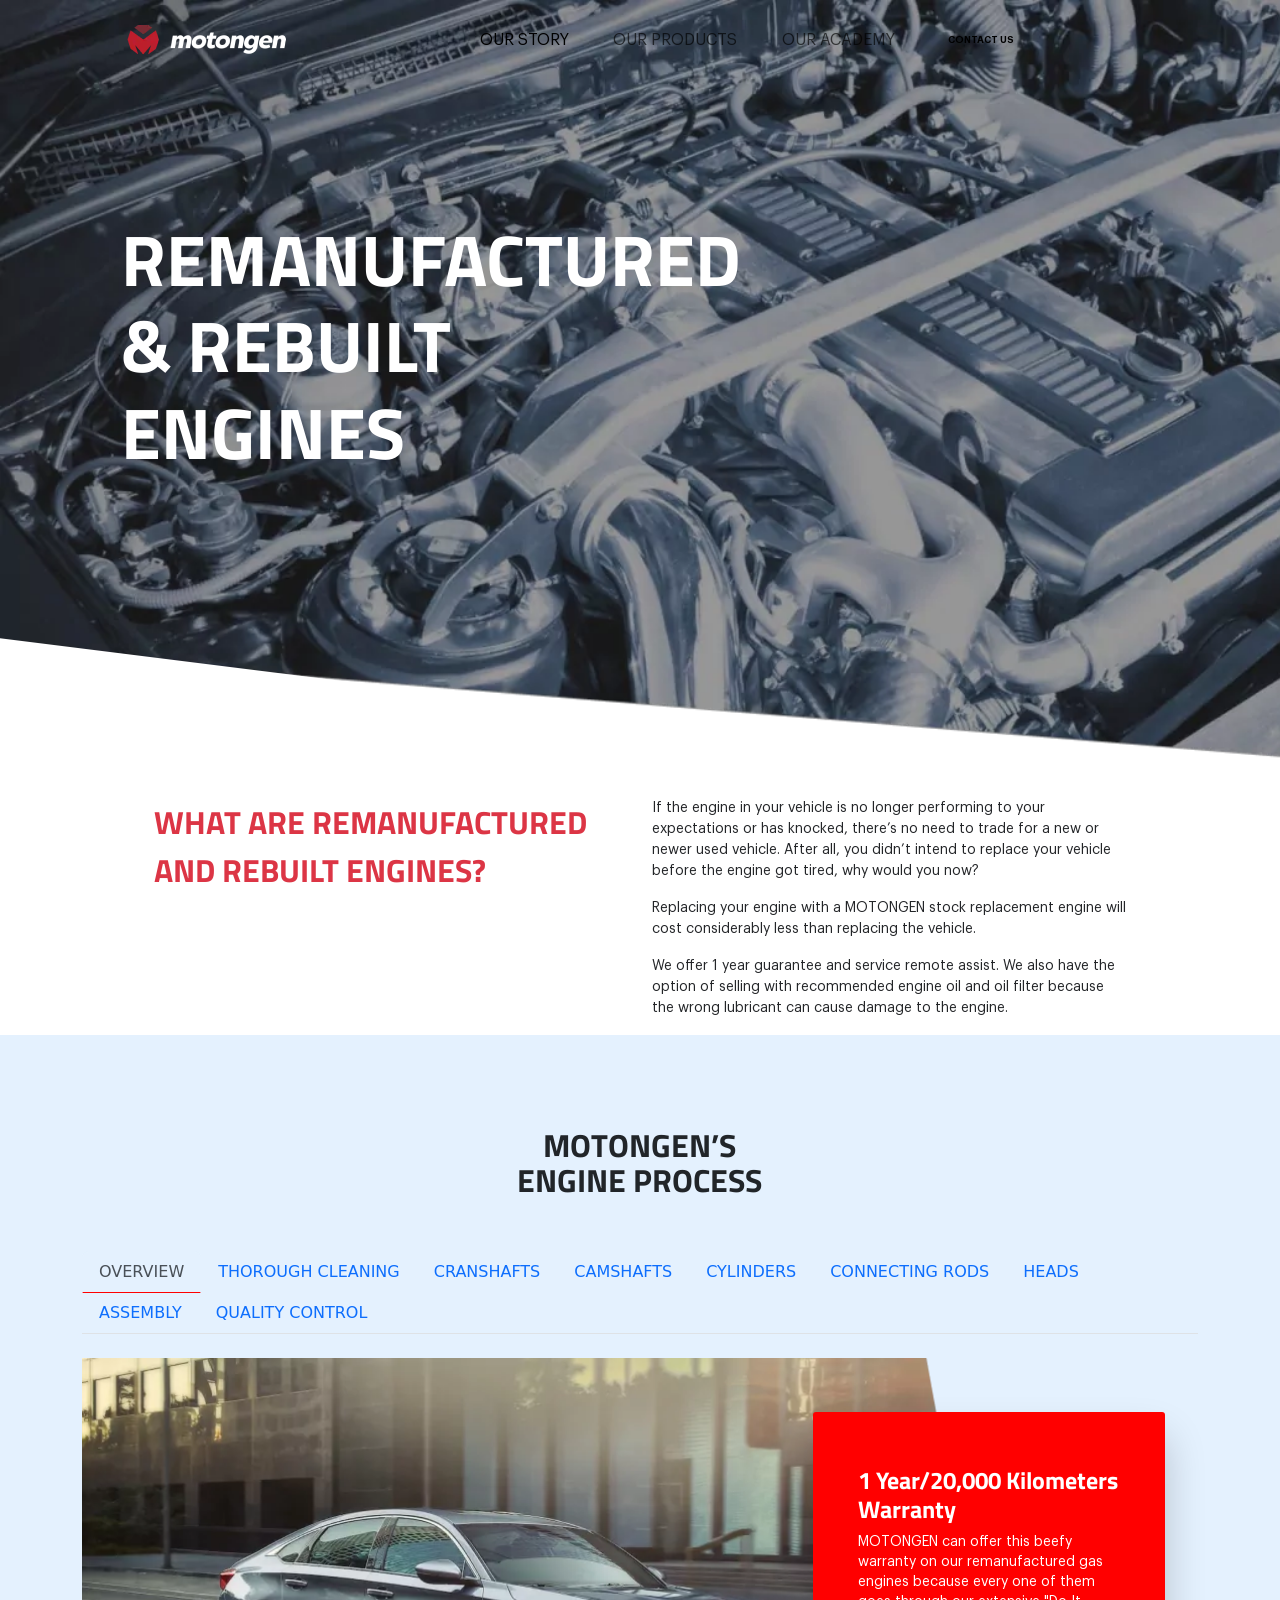
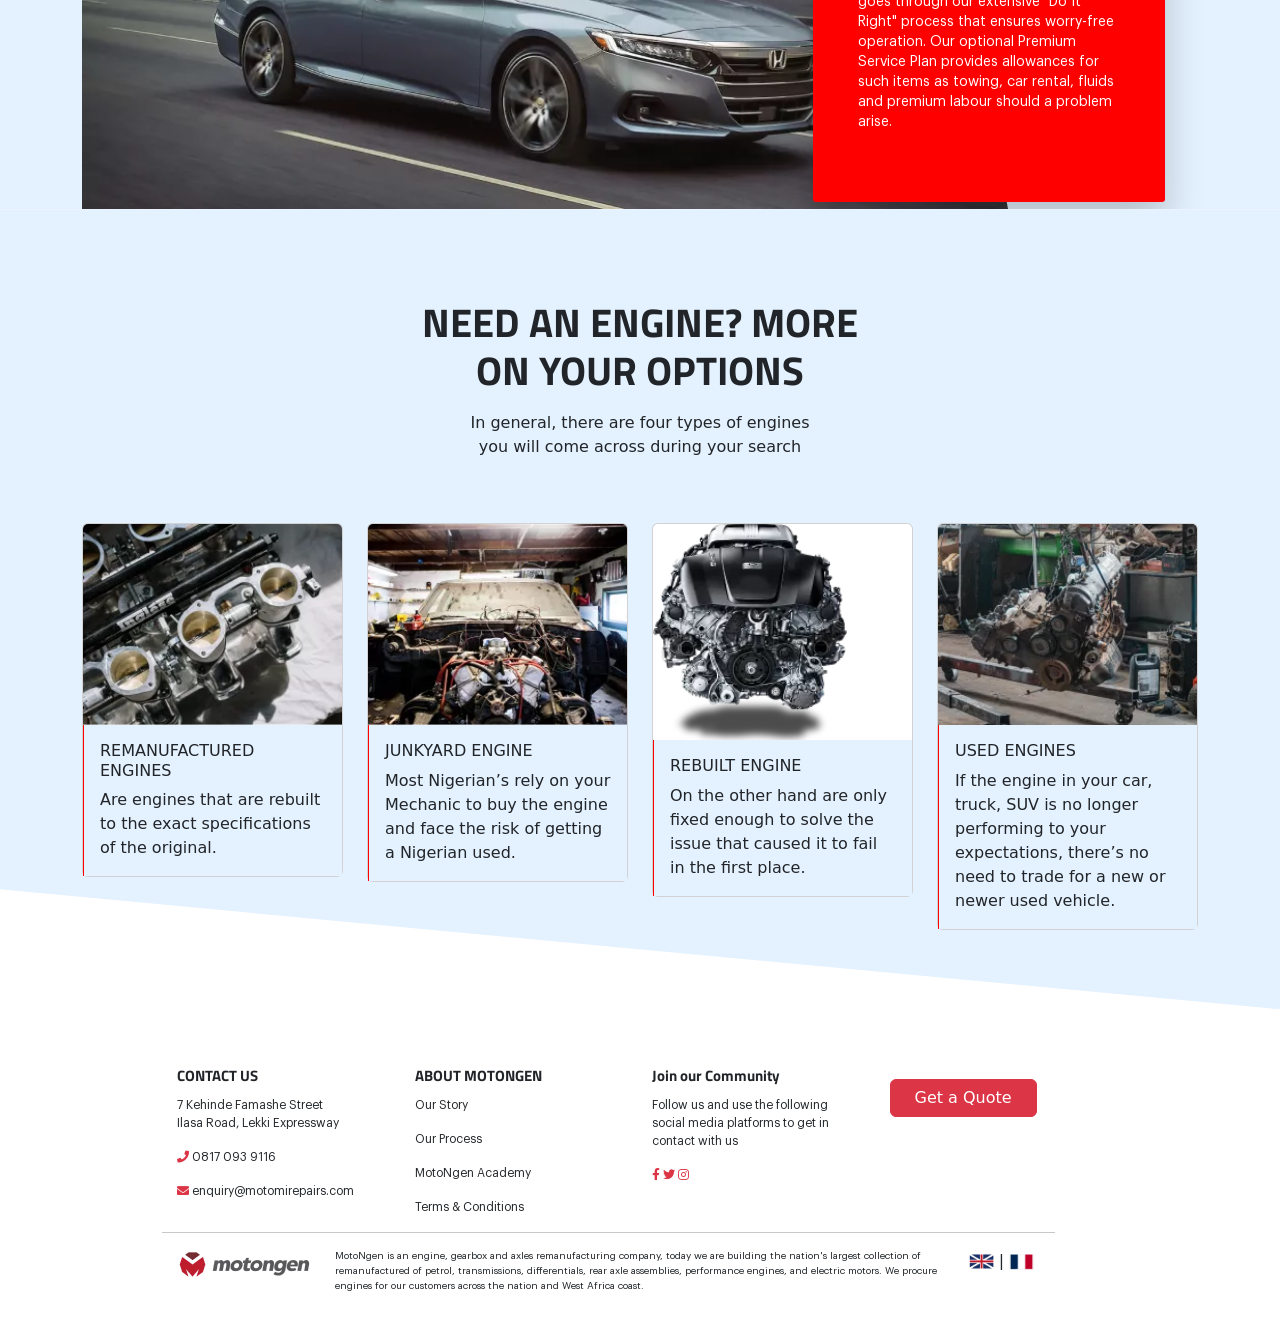
<file: engine.html>
<!DOCTYPE html>
<html lang="en">
<head>
    <meta charset="UTF-8">
    <meta http-equiv="X-UA-Compatible" content="IE=edge">
    <meta name="viewport" content="width=device-width, initial-scale=1.0">
    <title>MotoNgen</title>
    <link href="https://cdn.jsdelivr.net/npm/bootstrap@5.0.0-beta3/dist/css/bootstrap.min.css" rel="stylesheet" integrity="sha384-eOJMYsd53ii+scO/bJGFsiCZc+5NDVN2yr8+0RDqr0Ql0h+rP48ckxlpbzKgwra6" crossorigin="anonymous">
    <link rel="stylesheet" href="css/engine1.css">
    <link rel="stylesheet" defer href="https://cdnjs.cloudflare.com/ajax/libs/font-awesome/5.15.3/css/all.min.css">
    <link rel="shortcut icon" href="assets/Header_Logo.webp" type="image/x-icon">

</head>
<body>
    <header>
        <div class="container p-0">
            <nav class="navbar navbar-expand-lg">
                <div class="container-fluid">
                  <a class="navbar-brand" href="index.html">
                      <img src="assets/Header_Logo.webp" alt="">
                    <img src="assets/white-logo 2.webp" alt="logo">
                    </a>
                  <button class="navbar-toggler" type="button" data-bs-toggle="collapse" data-bs-target="#navbarNavDropdown" aria-controls="navbarNavDropdown" aria-expanded="false" aria-label="Toggle navigation">
                    <i class="fas fa-align-right text-light"></i>
                </button>
                  <div class="collapse navbar-collapse" id="navbarNavDropdown">
                      <div class="ms-auto"></div>
                    <ul class="navbar-nav">
                      <li class="nav-item">
                        <a class="nav-link active" aria-current="page" href="about.html">Our Story</a>
                      </li>
                      <li class="nav-item dropdown">
                        <a class="nav-link" href="#" id="navbarDropdownMenuLink" role="button" data-bs-toggle="dropdown" aria-expanded="false">
                          Our Products
                        </a>
                        <ul class="dropdown-menu" aria-labelledby="navbarDropdownMenuLink">
                            <li><a class="dropdown-item" href="engine.html">ENGINE</a></li>
                            <li><a class="dropdown-item" href="gearbox.html">GEARBOX </a></li>
                            <li><a class="dropdown-item" href="axle.html">AXLES </a></li>
                            <li><a class="dropdown-item" href="installer.html">FIND AN INSTALLER </a></li>
                        </ul>
                      </li>
                      
                      <li class="nav-item">
                        <a class="nav-link" href="academy.html">Our Academy</a>
                      </li>

                      <li class="nav-item">
                        <a class="nav-link btn btn-light py-1 px-3" href="contact.html">
                            <span>
                                Contact Us
                            </span>
                        </a>
                      </li>
                    </ul>
                  </div>
                </div>
              </nav>
            <div class="row">
                <div class="col-md-6 col-sm-12 col-xs-12">
                    <h1 class="text-white text-uppercase">remanufactured & rebuilt engines</h1>
                </div>
            </div>
        </div>
    </header>
    <main>
        <section class="section-1">
            <div class="container">
                <div class="row">
                    <div class="col-md-6 text-left">
                        <p class="text-danger text-uppercase">
                            What are remanufactured and rebuilt engines?
                        </p>
                    </div>
                    <div class="col-md-6 text-left">
                        <p>
                            If the engine in your vehicle  is no longer performing to your expectations or has knocked, there’s no need to trade for a new or newer used vehicle. After all, you didn’t intend to replace your vehicle before the engine got tired, why would you now?
                            </p>
                            <p>
                            Replacing your engine with a MOTONGEN stock replacement engine will cost considerably less than replacing the vehicle. 
                            </p>
                            <p>
                        We offer 1 year guarantee and service remote assist. We also have the option of selling with recommended engine oil and oil filter because the wrong lubricant can cause damage to the engine.
                        </p>
                       
                    </div>
                </div>
            </div>

        </section>

        <section class="section-2">
            <div class="container">
                <div class="row pt-5">
                    <div class="col-md-4 offset-md-4 text-center">
                    <h2 class="text-uppercase" id="gearbox-title">MotoNgen’s <br> Engine Process</h2>
                    </div>
                </div>
            </div>
        </section>

        <section class="section-3">
            <div class="container text-center">
                <div class="row">
                <div class="col-md-12">
                <ul class="nav nav-tabs" id="myTab" role="tablist">
                <li class="nav-item" role="presentation">
                  <button class="nav-link active" id="home-tab" data-bs-toggle="tab" data-bs-target="#home" type="button" role="tab" aria-controls="home" aria-selected="true">OVERVIEW</button>
                </li>
                <li class="nav-item" role="presentation">
                  <button class="nav-link" id="profile-tab" data-bs-toggle="tab" data-bs-target="#profile" type="button" role="tab" aria-controls="profile" aria-selected="false">THOROUGH CLEANING</button>
                </li>
                <li class="nav-item" role="presentation">
                  <button class="nav-link" id="contact-tab" data-bs-toggle="tab" data-bs-target="#contact" type="button" role="tab" aria-controls="contact" aria-selected="false">CRANSHAFTS</button>
                </li>
                <li class="nav-item" role="presentation">
                    <button class="nav-link" id="profile-tab" data-bs-toggle="tab" data-bs-target="#profile" type="button" role="tab" aria-controls="profile" aria-selected="false">CAMSHAFTS</button>
                  </li>
                  <li class="nav-item" role="presentation">
                    <button class="nav-link" id="contact-tab" data-bs-toggle="tab" data-bs-target="#contact" type="button" role="tab" aria-controls="contact" aria-selected="false">CYLINDERS</button>
                  </li>

                  <li class="nav-item" role="presentation">
                    <button class="nav-link" id="profile-tab" data-bs-toggle="tab" data-bs-target="#profile" type="button" role="tab" aria-controls="profile" aria-selected="false">CONNECTING RODS</button>
                  </li>
                  <li class="nav-item" role="presentation">
                    <button class="nav-link" id="contact-tab" data-bs-toggle="tab" data-bs-target="#contact" type="button" role="tab" aria-controls="contact" aria-selected="false">HEADS</button>
                  </li>

                  <li class="nav-item" role="presentation">
                    <button class="nav-link" id="profile-tab" data-bs-toggle="tab" data-bs-target="#profile" type="button" role="tab" aria-controls="profile" aria-selected="false">ASSEMBLY</button>
                  </li>
                  <li class="nav-item" role="presentation">
                    <button class="nav-link" id="contact-tab" data-bs-toggle="tab" data-bs-target="#contact" type="button" role="tab" aria-controls="contact" aria-selected="false">QUALITY CONTROL</button>
                  </li>
              </ul>
              <div class="tab-content" id="myTabContent">
                <div class="tab-pane fade show active" id="home" role="tabpanel" aria-labelledby="home-tab">
                    <div class="row mt-4">
                            <div class="col-md-10 col-xs-12">
                                <div class="pray">
                                <img src="assets/bmw.webp" alt="pray" width="100%" height="100%">
                                </div>
                            </div>
                            <div class="col-md-2 col-sm-12 col-xs-12 text-white">
                                <div class="panel text-left ">
                                    <h1>1 Year/20,000 Kilometers Warranty</h1>
                                    <p>
                                        MOTONGEN can offer this beefy warranty on our remanufactured gas engines because every one of them goes through our extensive "Do It Right" process that ensures worry-free operation. Our optional Premium Service Plan provides allowances for such items as towing, car rental, fluids and premium labour should a problem arise. 
                                    </p>
                                    
                                </div>
                            </div>
                        </div>
                
                    </div>
                <div class="tab-pane fade" id="profile" role="tabpanel" aria-labelledby="profile-tab">
                    <div class="row mt-4">
                        <div class="col-md-10">
                            <div class="pray">
                            <img src="assets/cleaning.webp" alt="Thorough cleaning" width="100%" height="100%">
                            </div>
                        </div>
                        <div class="col-md-2 text-white">
                            <div class="panel text-left ">
                                <h1>THOROUGH CLEANING</h1>
                                <p>
                                    Every MOTONGEN reman petrol engine is partially or completely disassembled. Blocks, heads, connecting rods, crankshafts and camshafts are thoroughly cleaned through a variety of processes to remove contaminants that can result in premature wear to internal engine components and early engine failure.
                                </p>
                                
                            </div>
                        </div>
                    </div>


                </div>
                <div class="tab-pane fade" id="contact" role="tabpanel" aria-labelledby="contact-tab">...</div>
              </div>

              </div>
                </div>
            </div>
        </section >
        <section class="section-4">
            <div class="container">
                <div class="row pb-5">
                    <div class="col-md-6 offset-md-3 text-center">

                    <h1 class="text-uppercase engine">
                        Need an engine? More <br> on your Options
                    </h1>
                    <p class="pt-2">
                        In general, there are four types of engines <br>
                          you will come across during your search 
                    </p>
                </div>
                </div>
                <div class="row mb-5">
                    <div class="col-md-3">
                        <div class="card">
                            <img class="card-img-top" src="assets/remanufactured.webp" alt="Card image cap">
                            <div class="card-body" style="border-left: 1px solid red;">
                                <h6 class="text-uppercase">Remanufactured engines</h6>
                              <p class="card-text">Are engines that are rebuilt to the exact specifications of the original.</p>
                            </div>
                          </div>
                    </div>

                    <div class="col-md-3">
                        <div class="card" >
                            <img class="card-img-top" src="assets/junkyardengine.webp" alt="Card image cap">
                            <div class="card-body" style="border-left: 1px solid red;">
                                <h6 class="text-uppercase">Junkyard engine</h6>
                              <p class="card-text">Most Nigerian’s rely on your Mechanic to buy the engine and face the risk of getting a Nigerian used.</p>
                            </div>
                          </div>
                    </div>

                    <div class="col-md-3">
                        <div class="card" >
                            <img class="card-img-top w-75 text-center" src="assets/rebuiltengine.webp" alt="Card image cap" >
                            <div class="card-body" style="border-left: 1px solid red;">
                                <h6 class="text-uppercase">Rebuilt Engine</h6>
                              <p class="card-text">On the other hand are only fixed enough to solve the issue that caused it to fail in the first place. </p>
                            </div>
                          </div>
                    </div>

                    <div class="col-md-3">
                        <div class="card" >
                            <img class="card-img-top h-75" src="assets/usedengine.webp" alt="Card image cap">
                            <div class="card-body" style="border-left: 1px solid red;">
                                <h6 class="text-uppercase">USed engines</h6>
                              <p class="card-text">If the  engine in your car, truck,  SUV is no longer performing to your expectations, there’s no need to trade for a new or newer used vehicle.</p>
                            </div>
                          </div>
                    </div>
                </div>


                
            </div>

        </section>

    </main>
    <footer>
        <div class="container">
            <div class="row">
              <div class="col-10 offset-1">
                <div class="row">
                
                <div class="col-md-3">
                    <h4>
                        CONTACT US
                    </h4>
                    <p>
                        7 Kehinde Famashe Street <br> Ilasa Road, Lekki Expressway
                    </p>
                    <p>
                        <i class="fas fa-phone text-danger"></i> 0817 093 9116
                    </p>
                    <p> <i class="fas fa-envelope text-danger"></i>
                        enquiry@motomirepairs.com 
                    </p>
                </div>
                <div class="col-md-3">
                    <h4>
                        ABOUT MOTONGEN
                    </h4>
                    <p>
                      <a href="about.html">Our Story</a>
                    </p>
                    <p>
                      <a href="installer.html">Our Process</a>
                    </p>
                    <p>
                      <a href="academy.html">MotoNgen Academy</a>
                    </p>
                    <p>
                        Terms & Conditions
                    </p>
                </div>
                <div class="col-md-3">
                    <h4>
                        Join our Community
                    </h4>
                    <p>
                        Follow us and use the following <br> social media platforms to get in <br> contact with us
                    </p>
                    <p>
                        <i class="fab fa-facebook-f text-danger"></i>
                        <i class="fab fa-twitter text-danger"></i>
                        <i class="fab fa-instagram text-danger"></i>
                    </p>
                </div>
                <div class="col-md-3">
                    <button class="btn btn-danger px-4 mt-3">Get a Quote</button>
                </div>
            </div>
          </div>
        </div>
            <hr style="margin: 0 5em 1em 5em; width: 80%;">
            <div class="row">
              <div class="col-10 offset-1">
                <div class="row">
                <div class="col-md-2 text-center">
                    <img src="assets/logo.webp" alt="">
                </div>
                <div class="col-md-8">
                    <p style="font-size: 10px;">
                    MotoNgen is an engine, gearbox and axles remanufacturing company, today we are building the nation's largest collection of remanufactured of petrol, transmissions, differentials, rear axle assemblies, performance engines, and electric motors. We procure engines for our customers across the nation and West Africa coast.
                    </p>
                </div>
                <div class="col-md-2">
                    <img src="assets/england-flag.webp" alt="" width="25"> | <img src="assets/france.webp" alt="" width="25">
                </div>
            </div>
        </div>
            </div>
        </div>
    </footer>

    <script defer src="https://ajax.googleapis.com/ajax/libs/jquery/3.6.0/jquery.min.js"></script>
    <script defer src="https://cdn.jsdelivr.net/npm/@popperjs/core@2.9.1/dist/umd/popper.min.js" integrity="sha384-SR1sx49pcuLnqZUnnPwx6FCym0wLsk5JZuNx2bPPENzswTNFaQU1RDvt3wT4gWFG" crossorigin="anonymous"></script>
<script defer src="https://cdn.jsdelivr.net/npm/bootstrap@5.0.0-beta3/dist/js/bootstrap.min.js" integrity="sha384-j0CNLUeiqtyaRmlzUHCPZ+Gy5fQu0dQ6eZ/xAww941Ai1SxSY+0EQqNXNE6DZiVc" crossorigin="anonymous"></script>
    
</body>
</html>
</file>
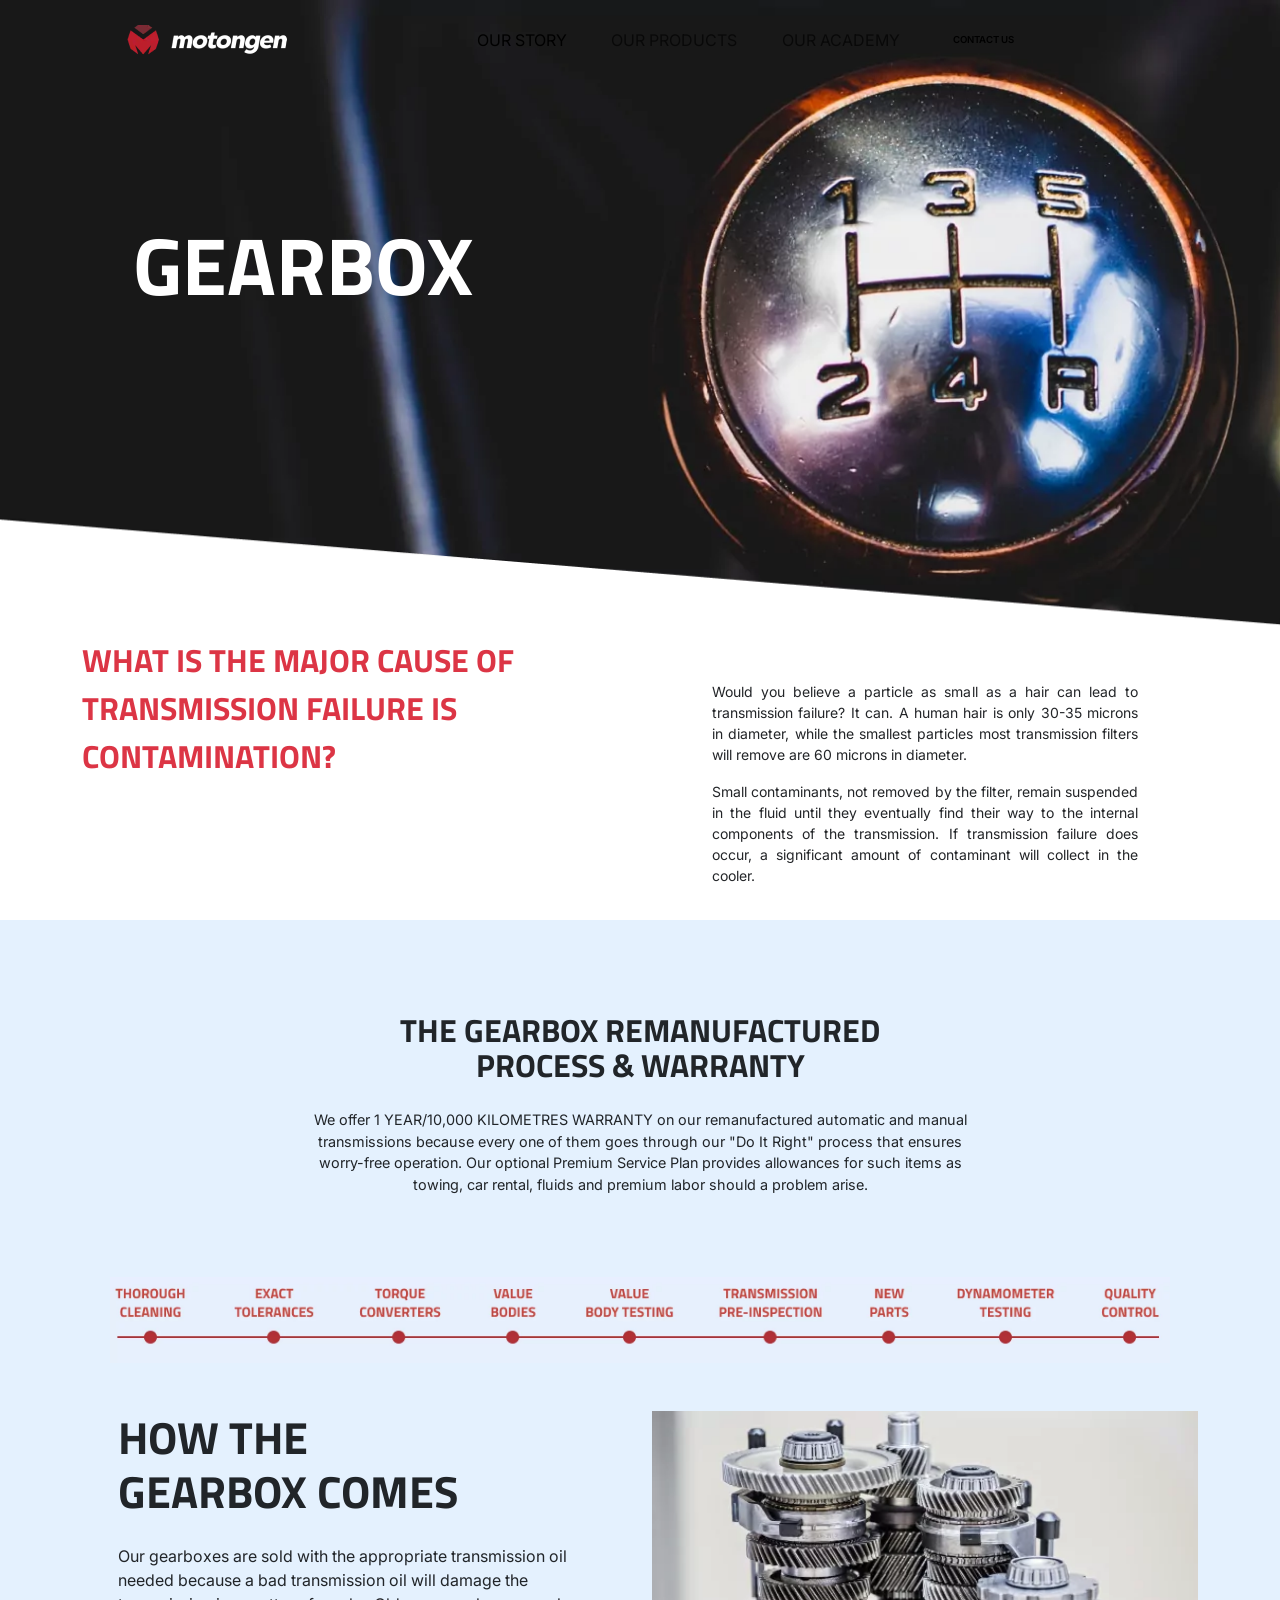
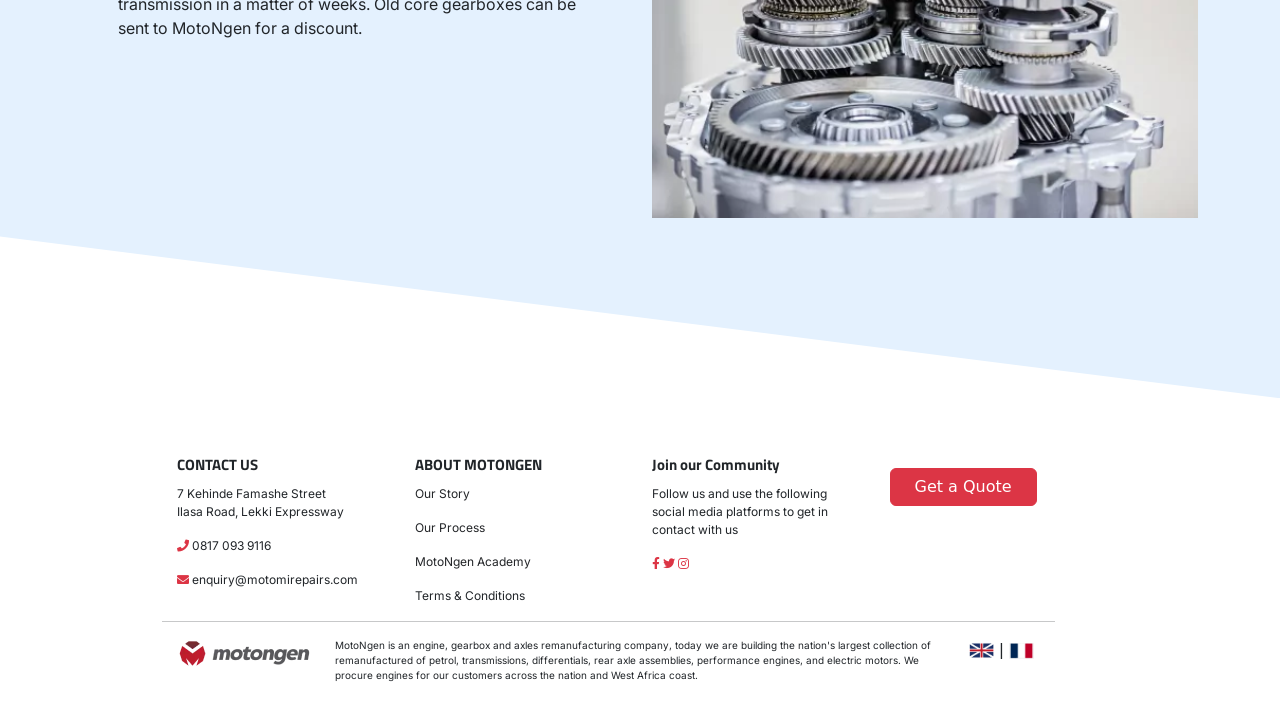
<file: gearbox.html>
<!DOCTYPE html>
<html lang="en">
<head>
    <meta charset="UTF-8">
    <meta http-equiv="X-UA-Compatible" content="IE=edge">
    <meta name="viewport" content="width=device-width, initial-scale=1.0">
    <title>Motomi Repairs</title>
    <link href="https://cdn.jsdelivr.net/npm/bootstrap@5.0.0-beta3/dist/css/bootstrap.min.css" rel="stylesheet" integrity="sha384-eOJMYsd53ii+scO/bJGFsiCZc+5NDVN2yr8+0RDqr0Ql0h+rP48ckxlpbzKgwra6" crossorigin="anonymous">
    <link rel="stylesheet" href="css/gearbox1.css">
    <link rel="stylesheet" href="https://cdnjs.cloudflare.com/ajax/libs/font-awesome/5.15.3/css/all.min.css">
    <link rel="shortcut icon" href="assets/Header_Logo.webp" type="image/x-icon">

</head>
<body>
    <header>
        <div class="container p-0">
            <nav class="navbar navbar-expand-lg">
                <div class="container-fluid">
                  <a class="navbar-brand" href="index.html">
                      <img src="assets/Header_Logo.webp" alt="">
                    <img src="assets/white-logo 2.webp" alt="logo">
                    </a>
                  <button class="navbar-toggler" type="button" data-bs-toggle="collapse" data-bs-target="#navbarNavDropdown" aria-controls="navbarNavDropdown" aria-expanded="false" aria-label="Toggle navigation">
                    <i class="fas fa-align-right text-light"></i>
                </button>
                  <div class="collapse navbar-collapse" id="navbarNavDropdown">
                      <div class="ms-auto"></div>
                    <ul class="navbar-nav">
                      <li class="nav-item">
                        <a class="nav-link active" aria-current="page" href="about.html">Our Story</a>
                      </li>
                      <li class="nav-item dropdown">
                        <a class="nav-link" href="#" id="navbarDropdownMenuLink" role="button" data-bs-toggle="dropdown" aria-expanded="false">
                          Our Products
                        </a>
                        <ul class="dropdown-menu" aria-labelledby="navbarDropdownMenuLink">
                            <li><a class="dropdown-item" href="engine.html">ENGINE</a></li>
                            <li><a class="dropdown-item" href="gearbox.html">GEARBOX </a></li>
                            <li><a class="dropdown-item" href="axle.html">AXLES </a></li>
                            <li><a class="dropdown-item" href="installer.html">FIND AN INSTALLER </a></li>
                        </ul>
                      </li>
                      
                      <li class="nav-item">
                        <a class="nav-link" href="academy.html">Our Academy</a>
                      </li>

                      <li class="nav-item">
                        <a class="nav-link btn btn-light py-1 px-3" href="contact.html">
                            <span>
                                Contact Us
                            </span>
                        </a>
                      </li>
                    </ul>
                  </div>
                </div>
              </nav>
        </div>

        <div class="container text-left">
            <div class="row">
                <div class="col-md-6 col-sm-12">
                    <h1 class="text-white">GEARBOX</h1>
                </div>
                <div class="col-md-6 col-sm-12 pt-5">
                   
                </div>
            </div>
            <div class="row" id="make-white">
                    <div class="col-12">

                    </div>
            </div>
        </div>
    </header>
    <main>
        <section class="section-1">
            <div class="container">
                <div class="row">
                    <div class="col-md-6 text-left">
                        <p class="text-danger text-uppercase">
                            What is the major cause of transmission failure is contamination?
                        </p>
                    </div>
                    <div class="col-md-6 text-left">
                        <p>
                            Would you believe a particle as small as a hair can lead to transmission failure? It can. A human hair is only 30-35 microns in diameter, while the smallest particles most transmission filters will remove are 60 microns in diameter. 
                        </p>
                        <p>
                            Small contaminants, not removed by the filter, remain suspended in the fluid until they eventually find their way to the internal components of the transmission. If transmission failure does occur, a significant amount of contaminant will collect in the cooler.
                        </p>
                       
                    </div>
                </div>
            </div>

        </section>

        <section class="section-2">
            <div class="container">
                <div class="row pt-5">
                    <div class="col-md-8 offset-md-2  col-xs-12 text-center">

                    <h2 class="text-uppercase" id="gearbox-title">The Gearbox remanufactured <br> Process & warranty</h2>
                        <p id="gearbox-p">
                            We offer 1 YEAR/10,000 KILOMETRES  WARRANTY on our remanufactured automatic and manual  transmissions because every one of them goes through our "Do It Right" process that ensures worry-free operation. Our optional Premium Service Plan provides allowances for such items as towing, car rental, fluids and premium labor should a problem arise.                         </p>
                    </div>
                </div>
                <div class="row">
                    <div class="col-md-12 text-center py-5">
                           <img src="assets/steps.webp" width="95%" alt="">
                    </div>
                   
                </div>
                <div class="row">
                    <div class="col-md-6">
                        <h3 class="text-uppercase text-left">
                            how The  <br> Gearbox comes
                        </h3>
                        <p>
                            Our gearboxes are sold with the appropriate transmission oil needed because a bad transmission oil will damage the transmission in a matter of weeks.
                            Old core gearboxes can be sent to MotoNgen for a discount.
                        </p>
                    </div>
                    <div class="col-md-6">
                        <img src="assets/gearbox2.webp" alt="" height="100%" width="100%">
                    </div>
                </div>
                </div>
            </div>
        </section>
    </main>
    <footer>
        <div class="container">
            <div class="row">
              <div class="col-10 offset-1">
                <div class="row">
                
                <div class="col-md-3">
                    <h4>
                        CONTACT US
                    </h4>
                    <p>
                        7 Kehinde Famashe Street <br> Ilasa Road, Lekki Expressway
                    </p>
                    <p>
                        <i class="fas fa-phone text-danger"></i> 0817 093 9116
                    </p>
                    <p> <i class="fas fa-envelope text-danger"></i>
                        enquiry@motomirepairs.com 
                    </p>
                </div>
                <div class="col-md-3">
                    <h4>
                        ABOUT MOTONGEN
                    </h4>
                    <p>
                      <a href="about.html">Our Story</a>
                    </p>
                    <p>
                      <a href="installer.html">Our Process</a>
                    </p>
                    <p>
                      <a href="academy.html">MotoNgen Academy</a>
                    </p>
                    <p>
                        Terms & Conditions
                    </p>
                </div>
                <div class="col-md-3">
                    <h4>
                        Join our Community
                    </h4>
                    <p>
                        Follow us and use the following <br> social media platforms to get in <br> contact with us
                    </p>
                    <p>
                        <i class="fab fa-facebook-f text-danger"></i>
                        <i class="fab fa-twitter text-danger"></i>
                        <i class="fab fa-instagram text-danger"></i>
                    </p>
                </div>
                <div class="col-md-3">
                    <button class="btn btn-danger px-4 mt-3">Get a Quote</button>
                </div>
            </div>
          </div>
        </div>
            <hr style="margin: 0 5em 1em 5em; width: 80%;">
            <div class="row">
              <div class="col-10 offset-1">
                <div class="row">
                <div class="col-md-2 text-center">
                    <img src="assets/logo.webp" alt="">
                </div>
                <div class="col-md-8">
                    <p style="font-size: 10px;">
                    MotoNgen is an engine, gearbox and axles remanufacturing company, today we are building the nation's largest collection of remanufactured of petrol, transmissions, differentials, rear axle assemblies, performance engines, and electric motors. We procure engines for our customers across the nation and West Africa coast.
                    </p>
                </div>
                <div class="col-md-2">
                    <img src="assets/england-flag.webp" alt="" width="25"> | <img src="assets/france.webp" alt="" width="25">
                </div>
            </div>
        </div>
            </div>
        </div>
    </footer>

    <script defer src="https://ajax.googleapis.com/ajax/libs/jquery/3.6.0/jquery.min.js"></script>
    <script defer src="https://cdn.jsdelivr.net/npm/@popperjs/core@2.9.1/dist/umd/popper.min.js" integrity="sha384-SR1sx49pcuLnqZUnnPwx6FCym0wLsk5JZuNx2bPPENzswTNFaQU1RDvt3wT4gWFG" crossorigin="anonymous"></script>
<script defer src="https://cdn.jsdelivr.net/npm/bootstrap@5.0.0-beta3/dist/js/bootstrap.min.js" integrity="sha384-j0CNLUeiqtyaRmlzUHCPZ+Gy5fQu0dQ6eZ/xAww941Ai1SxSY+0EQqNXNE6DZiVc" crossorigin="anonymous"></script>
    
</body>
</html>
</file>
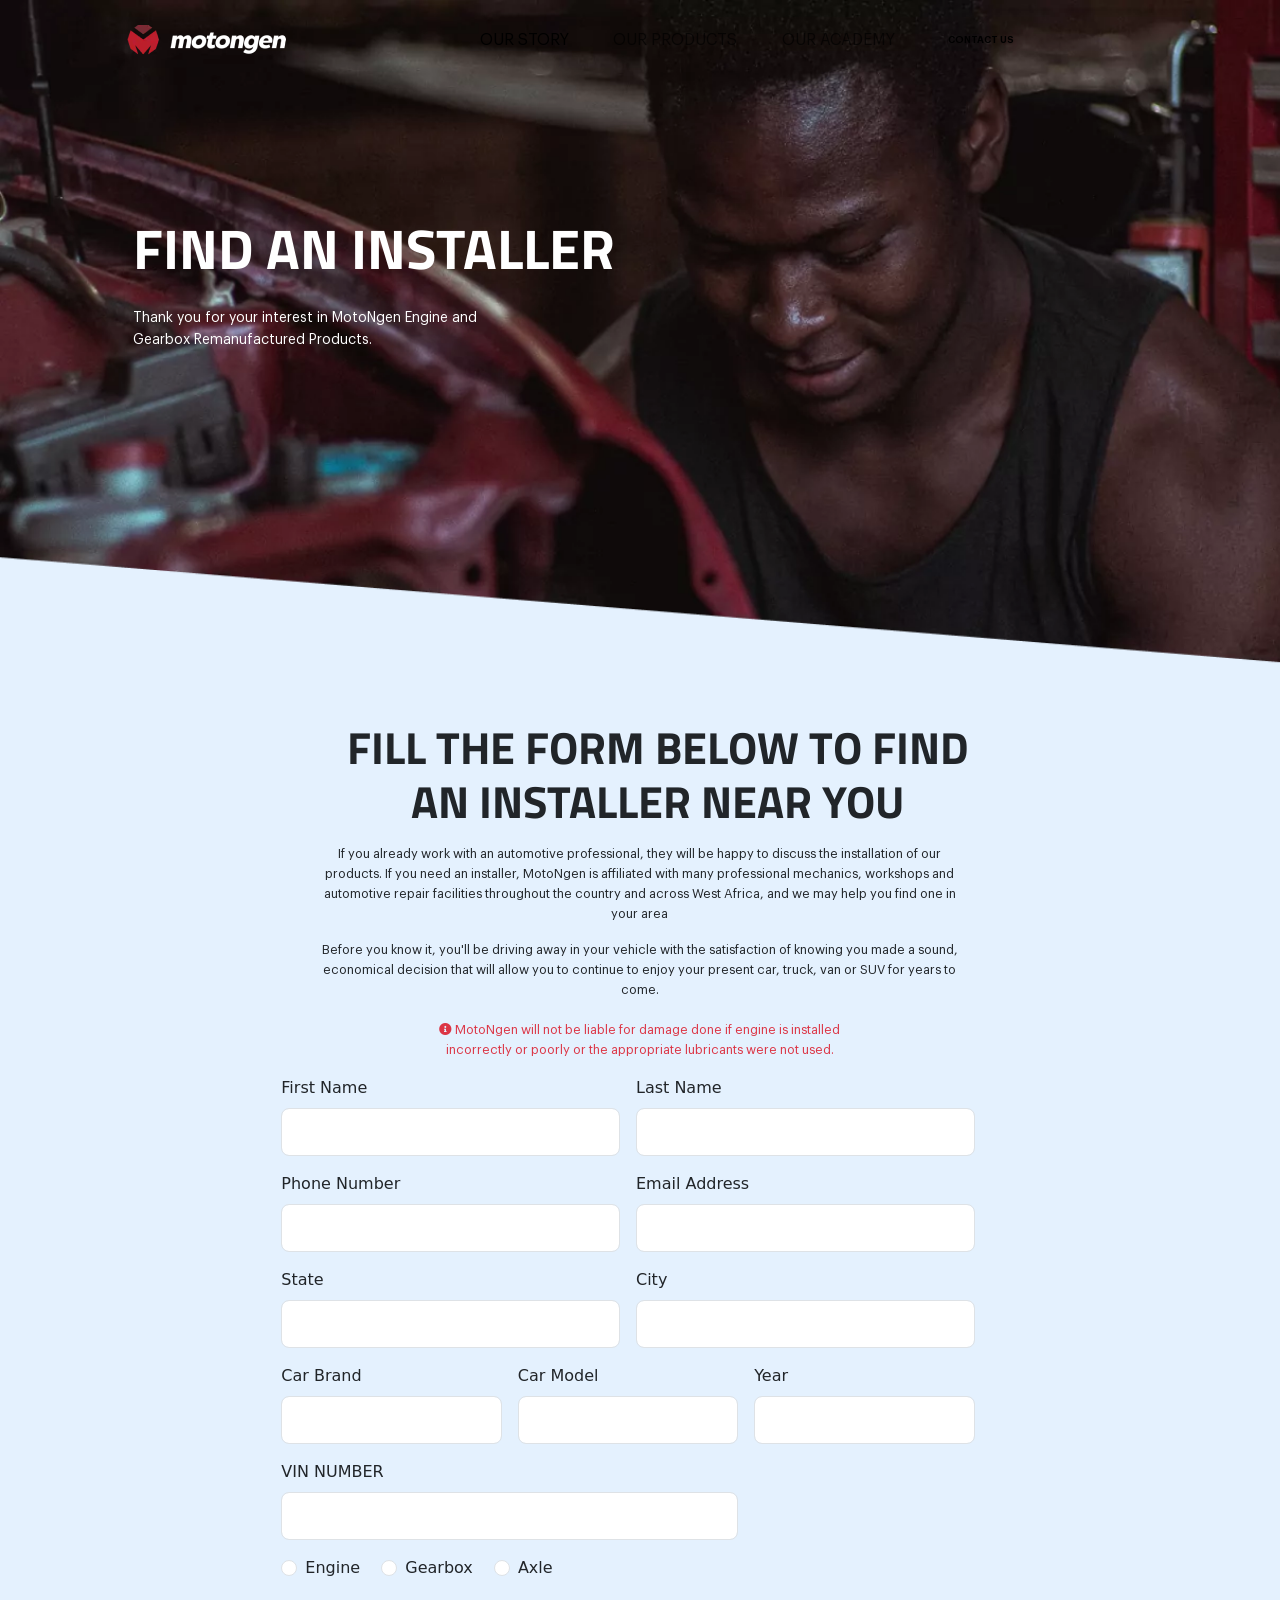
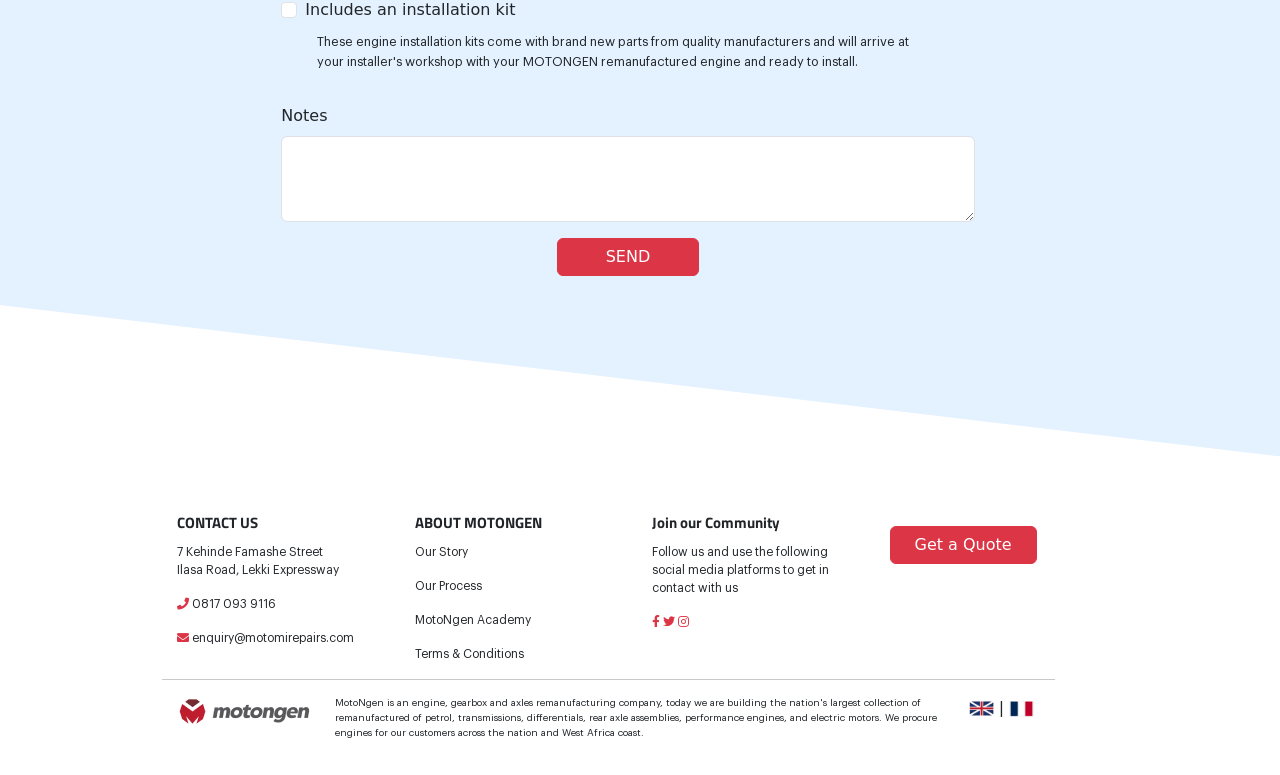
<file: installer.html>
<!DOCTYPE html>
<html lang="en">
<head>
    <meta charset="UTF-8">
    <meta http-equiv="X-UA-Compatible" content="IE=edge">
    <meta name="viewport" content="width=device-width, initial-scale=1.0">
    <title>MotoNgen</title>
    <link href="https://cdn.jsdelivr.net/npm/bootstrap@5.0.0-beta3/dist/css/bootstrap.min.css" rel="stylesheet" integrity="sha384-eOJMYsd53ii+scO/bJGFsiCZc+5NDVN2yr8+0RDqr0Ql0h+rP48ckxlpbzKgwra6" crossorigin="anonymous">
    <link rel="stylesheet" href="css/installer1.css">
    <link rel="stylesheet" defer href="https://cdnjs.cloudflare.com/ajax/libs/font-awesome/5.15.3/css/all.min.css">
    <link rel="shortcut icon" href="assets/Header_Logo.webp" type="image/x-icon">
</head>
<body>
    <header>
        <div class="container p-0">
            <nav class="navbar navbar-expand-lg">
                <div class="container-fluid">
                  <a class="navbar-brand" href="index.html">
                      <img src="assets/Header_Logo.webp" alt="">
                    <img src="assets/white-logo 2.webp" alt="logo">
                    </a>
                  <button class="navbar-toggler" type="button" data-bs-toggle="collapse" data-bs-target="#navbarNavDropdown" aria-controls="navbarNavDropdown" aria-expanded="false" aria-label="Toggle navigation">
                    <i class="fas fa-align-right text-light"></i>
                </button>
                  <div class="collapse navbar-collapse" id="navbarNavDropdown">
                      <div class="ms-auto"></div>
                    <ul class="navbar-nav">
                      <li class="nav-item">
                        <a class="nav-link active" aria-current="page" href="about.html">Our Story</a>
                      </li>
                      <li class="nav-item dropdown">
                        <a class="nav-link" href="#" id="navbarDropdownMenuLink" role="button" data-bs-toggle="dropdown" aria-expanded="false">
                          Our Products
                        </a>
                        <ul class="dropdown-menu" aria-labelledby="navbarDropdownMenuLink">
                            <li><a class="dropdown-item" href="engine.html">ENGINE</a></li>
                            <li><a class="dropdown-item" href="gearbox.html">GEARBOX </a></li>
                            <li><a class="dropdown-item" href="axle.html">AXLES </a></li>
                            <li><a class="dropdown-item" href="installer.html">FIND AN INSTALLER </a></li>
                        </ul>
                      </li>
                      
                      <li class="nav-item">
                        <a class="nav-link" href="academy.html">Our Academy</a>
                      </li>

                      <li class="nav-item">
                        <a class="nav-link btn btn-light py-1 px-3" href="contact.html">
                            <span>
                                Contact Us
                            </span>
                        </a>
                      </li>
                    </ul>
                  </div>
                </div>
              </nav>
        </div>

        <div class="container text-left">
            <div class="row">
                <div class="col-md-6 col-sm-12">
                    <h1 class="text-white">FIND AN INSTALLER</h1>
                    <p>
                        Thank you for your interest in MotoNgen Engine and Gearbox Remanufactured Products.
                    </p>
                </div>
            </div>
        </div>
    </header>

    <main>
        <section class="section-2">
            <div class="container-fluid">
                <div class="row">
                    <div class="col-xl-8 offset-xl-2 col-lg-10 offset-1 col-md-8 col-sm-12 text-center">
                        <h2 class="text-uppercase pb-2">Fill the form below to find an installer near you</h2>
                        <p>
                            If you already work with an automotive professional, they will be happy to discuss the installation of our products. If you need an installer, MotoNgen is affiliated with many professional mechanics, workshops and automotive repair facilities throughout the country and across West Africa, and we may help you find one in your area
                        </p>
                        <p>
                        Before you know it, you'll be driving away in your vehicle with the satisfaction of knowing you made a sound, economical decision that will allow you to continue to enjoy your present car, truck, van or SUV for years to come.

                        </p>
                        <p class="text-danger">
                            <i class="fas fa-info-circle text-danger pt-2">
                            </i>
                            MotoNgen will not be liable for damage done if engine is installed  <br> incorrectly or poorly or the appropriate lubricants were not used.
                        </p>
                    </div>
                    <div class="row">
                        <div class="col-xl-8 offset-xl-2 col-lg-10 offset-1 col-md-6 col-sm-12">
                        <form class="row g-3">
                            <div class="col-md-6">
                              <label for="inputEmail4" class="form-label">First Name</label>
                              <input type="email" class="form-control form-control-lg" id="inputEmail4">
                            </div>
                            <div class="col-md-6">
                              <label for="inputPassword4" class="form-label">Last Name</label>
                              <input type="password" class="form-control form-control-lg" id="inputPassword4">
                            </div>

                            <div class="col-md-6">
                                <label for="inputEmail4" class="form-label">Phone Number</label>
                                <input type="email" class="form-control form-control-lg" id="inputEmail4">
                              </div>
                              <div class="col-md-6">
                                <label for="inputPassword4" class="form-label">Email Address</label>
                                <input type="password" class="form-control form-control-lg" id="inputPassword4">
                              </div>

                              <div class="col-md-6">
                                <label for="inputEmail4" class="form-label">State</label>
                                <input type="email" class="form-control form-control-lg" id="inputEmail4">
                              </div>
                              <div class="col-md-6">
                                <label for="inputPassword4" class="form-label">City</label>
                                <input type="password" class="form-control form-control-lg" id="inputPassword4">
                              </div>

                              <div class="col-md-4">
                                <label for="inputEmail4" class="form-label">Car Brand</label>
                                <input type="email" class="form-control form-control-lg" id="inputEmail4">
                              </div>
                              <div class="col-md-4">
                                <label for="inputPassword4" class="form-label">Car Model</label>
                                <input type="password" class="form-control form-control-lg" id="inputPassword4">
                              </div>

                              <div class="col-md-4">
                                <label for="inputPassword4" class="form-label">Year</label>
                                <input type="password" class="form-control form-control-lg" id="inputPassword4">
                              </div>

                           
                            <div class="col-8">
                              <label for="inputAddress2" class="form-label">VIN NUMBER</label>
                              <input type="text" class="form-control form-control-lg" id="inputAddress2" >
                            </div>
                            
                            <div class="col-12">

                            <div class="form-check form-check-inline">
                                <input class="form-check-input" type="radio" name="inlineRadioOptions" id="inlineRadio1" value="option1">
                                <label class="form-check-label" for="inlineRadio1">Engine</label>
                              </div>
                              <div class="form-check form-check-inline">
                                <input class="form-check-input" type="radio" name="inlineRadioOptions" id="inlineRadio2" value="option2">
                                <label class="form-check-label" for="inlineRadio2">Gearbox</label>
                              </div>

                              <div class="form-check form-check-inline">
                                <input class="form-check-input" type="radio" name="inlineRadioOptions" id="inlineRadio2" value="option2">
                                <label class="form-check-label" for="inlineRadio2">Axle</label>
                              </div>
                             
                            </div>


                            <div class="col-12">
                              <div class="form-check">
                                <input class="form-check-input" type="checkbox" id="gridCheck">
                                <label class="form-check-label" for="gridCheck">
                                  Includes an installation kit
                                </label>
                              </div>
                              <p class="pt-2">
                                These engine installation kits come with brand new parts from quality manufacturers and will arrive at your installer's workshop with your MOTONGEN remanufactured engine and ready to install.
                              </p>
                            </div>

                            <div class="col-12">
                                <label for="exampleFormControlTextarea1" class="form-label">Notes</label>
                                <textarea class="form-control" id="exampleFormControlTextarea1" rows="3"></textarea>
                              </div>

                            <div class="col-12 text-center">
                              <button type="submit" class="btn btn-danger px-5">SEND</button>
                            </div>
                          </form>
                        </div>
                    </div>
                    
                </div>
                </div>
        </section>
    </main>
    <footer>
        <div class="container">
            <div class="row">
              <div class="col-10 offset-1">
                <div class="row">
                
                <div class="col-md-3">
                    <h4>
                        CONTACT US
                    </h4>
                    <p>
                        7 Kehinde Famashe Street <br> Ilasa Road, Lekki Expressway
                    </p>
                    <p>
                        <i class="fas fa-phone text-danger"></i> 0817 093 9116
                    </p>
                    <p> <i class="fas fa-envelope text-danger"></i>
                        enquiry@motomirepairs.com 
                    </p>
                </div>
                <div class="col-md-3">
                    <h4>
                        ABOUT MOTONGEN
                    </h4>
                    <p>
                      <a href="about.html">Our Story</a>
                    </p>
                    <p>
                      <a href="installer.html">Our Process</a>
                    </p>
                    <p>
                      <a href="academy.html">MotoNgen Academy</a>
                    </p>
                    <p>
                        Terms & Conditions
                    </p>
                </div>
                <div class="col-md-3">
                    <h4>
                        Join our Community
                    </h4>
                    <p>
                        Follow us and use the following <br> social media platforms to get in <br> contact with us
                    </p>
                    <p>
                        <i class="fab fa-facebook-f text-danger"></i>
                        <i class="fab fa-twitter text-danger"></i>
                        <i class="fab fa-instagram text-danger"></i>
                    </p>
                </div>
                <div class="col-md-3">
                    <button class="btn btn-danger px-4 mt-3">Get a Quote</button>
                </div>
            </div>
          </div>
        </div>
            <hr style="margin: 0 5em 1em 5em; width: 80%;">
            <div class="row">
              <div class="col-10 offset-1">
                <div class="row">
                <div class="col-md-2 text-center">
                    <img src="assets/logo.webp" alt="">
                </div>
                <div class="col-md-8">
                    <p style="font-size: 10px;">
                    MotoNgen is an engine, gearbox and axles remanufacturing company, today we are building the nation's largest collection of remanufactured of petrol, transmissions, differentials, rear axle assemblies, performance engines, and electric motors. We procure engines for our customers across the nation and West Africa coast.
                    </p>
                </div>
                <div class="col-md-2">
                    <img src="assets/england-flag.webp" alt="" width="25"> | <img src="assets/france.webp" alt="" width="25">
                </div>
            </div>
        </div>
            </div>
        </div>
    </footer>

    <script  defer src="https://ajax.googleapis.com/ajax/libs/jquery/3.6.0/jquery.min.js"></script>
    <script defer src="https://cdn.jsdelivr.net/npm/@popperjs/core@2.9.1/dist/umd/popper.min.js" integrity="sha384-SR1sx49pcuLnqZUnnPwx6FCym0wLsk5JZuNx2bPPENzswTNFaQU1RDvt3wT4gWFG" crossorigin="anonymous"></script>
<script defer src="https://cdn.jsdelivr.net/npm/bootstrap@5.0.0-beta3/dist/js/bootstrap.min.js" integrity="sha384-j0CNLUeiqtyaRmlzUHCPZ+Gy5fQu0dQ6eZ/xAww941Ai1SxSY+0EQqNXNE6DZiVc" crossorigin="anonymous"></script>
    
</body>
</html>
</file>
<file: css/index.css>
@import url('https://fonts.googleapis.com/css2?family=Titillium+Web:wght@400;700&display=swap');
@import url('../fonts/stylesheet.css');

*{
    box-sizing: border-box;
}

header,
section {
    overflow-x: hidden;
}

:root {
    --Titillium: 'Titillium Web', sans-serif;
    --Inter: 'Graphik';
    --red: #BF1E2E;
}


header a, span{
    font-family: var(--Inter);
    font-size: 0.6em;
    text-transform: uppercase;
    color: #FFFFFF;
    line-height: 20px;
    font-weight: 600;
}

header span {
    color: #000;
}

header {
    background: #232528;
    background: url("../assets/bg.webp");
    background-repeat: no-repeat;
    background-position: cover;
    width: 100%;
    height: 1061px;
    background-size: cover;
    position: relative;
    margin-bottom: -5vw;
    overflow-y:hidden;
}

.dropdown-content {
    display: none;
    position: absolute;
    background: white;
    min-width: 160px;
    box-shadow: 0px 2px 15px 0px rgba(0, 0, 0, 0.2);
    z-index: 1;
}

.dropdown-content a{
    color: black;
    padding: 12px 16px;
    text-decoration: none;
    display: block;
}

.dropdown-content a:hover {
    background: #FFFFFF;
}

.dropdown:hover .dropdown-content{
    display: block;
}

header .nav-item:last-child {
    padding-right: 10.5em;
}

header .nav-item {
    padding: 0.9em;
}

header .navbar-brand {
    padding-left: 5vmin;
}

header .nav-link:hover {
    color: var(--red);
}

header .row .col-md-6:first-child {
    padding-top: 1em;
    padding-left: 7vmin;
    font-family: var(--Rubik);
    color: white;
}


header .container .col-md-6 h1 {
    font-family: var(--Titillium);
    font-size: 60px;
    font-weight: 700;
    line-height: 55px;
    font-style: normal;
    text-align: left;
}

header .container .col-md-6 p {
    padding-top: 1vmin;
    font-family: var(--Inter);
    font-size: 14px;
    font-weight: 400;
    line-height: 22px;
    padding-top: 1rem;
}

.bold-btn {
    font-weight: 700;
    font-family: var(--Titillium);
    background: var(--red);
    color: white;
    border: none;
    font-size: 15px;
}
header .container .col-md-6 button {
    margin-top: 1rem;
}

header .container .col-md-6:last-child{
    position: relative;
    color: white;
    margin-top: 17em;
}

header .container .col-md-6:last-child span{
    position: absolute;
    bottom: 0;
    left: 0;
}

header .container .col-md-6:last-child h1{
    font-family: var(--Titillium);
    font-size: 5vmin;
    font-weight: 700;
    font-style: normal;
}

header .container .col-md-6:last-child p{
    font-family: var(--Inter);
    font-weight: 400;
    font-style: normal;
    padding-right: 16em;
    font-size: 14px;
    text-transform: none;
}

.section-1 {
    background-color: #E4F1FE;
    height: 30rem;
    overflow-y: hidden;
}


.section-1 .col-md-6:first-child img{
    padding-left: 5vmin;
    z-index: 1;
    position: absolute;
    margin-top: -23vmin;
    padding-bottom: 4vmin;
    height: 70%;
    width: 40%;
    box-shadow: rgba(0, 0, 0, 0.07) 0px 1px 1px;
}

.section-1 .col-md-6:last-child {
    /* padding-top: 5vmin; */
    padding-right: 35vmin;
    padding-left: 0;
    font-family: var(--Inter);
    left: 0;
    font-size: 1em;
}

.section-1 .col-md-6:last-child p{
    padding-top: 5em;
    padding-bottom: 2em;
}
.section-1 button{
    padding-top: 3vmin;
}

.section-2 {
    padding: 10vmin 10vmin;
    background: #BF1E2E;
    color: white;
    z-index: 10;
    clip-path: polygon(0 0, 100% 0, 100% 100%, 0 75%);
}

.section-2 h1{
    font-family: var(--Titillium);
    font-weight: 700;
    font-size: 2.8em;
    text-transform: uppercase;
}

.section-2 p{
    font-family: var(--Inter);
    font-size: 14px;
    font-weight: 400;
    padding: 2vmin 8vmin;
}

footer {
    margin-top: 4vmin;
    padding: 2vmin 0vmin;
}


footer h4{
    font-family: var(--Titillium);
    font-weight: 700;
    font-style: normal;
    line-height: 25px;
    font-size: 15px;
}

footer p {
    font-family: var(--Inter);
    font-weight: 400;
    font-style: normal;
    font-size: 12px;
}
footer p a{
    text-decoration: none;
    color: #232528;
}

footer p a:hover,:active {
    color: #BF1E2E;
}

@media only screen and (max-width:320px){


    #title {
        text-align: center;
        font-weight: 600;
        font-size: 2vmin;
        padding: 12px;
        margin-bottom: 12px;
    }
      

}

@media screen and (max-width: 768px) {
    
    header .container .col-md-6:last-child p{
        padding-right: 0px;
    }

    .section-1 .col-md-6:first-child {
        padding-right: 2em;
    }

    .section-1 .col-md-6:first-child img{
        margin-right: 2em;
        position: absolute;
    }

    header .container .col-md-6:last-child {
        padding-left: 2em;
    }

    .section-1 .col-md-6:last-child{
        padding-right: 0px;
    }

    .section-2 .col-md-6 {
        width: 80%;
        padding-left: 0;
        margin-left: 0px;
    }

    .section-2 h1 {
        padding-left: 0;
        margin-left: 0;
    }
}

@media screen and (max-width: 425px) {

    header{
        margin-bottom: -4em;
        height: 1000px;
    }


    header .container .col-md-6:last-child {
        margin-top: 3em;
        padding-bottom: 2em;
    }


    .section-1 {
        height: 50em;
    }

    .section-1 .col-md-6:first-child {
        position: relative;
    }

    .section-1 .col-md-6:first-child  img{
        position: relative;
        margin-top: 2em;
        padding-left: 1em;
        width: 100%;
        height: 100%;
    }

    #secondrow{
        margin-top: 8em;
        padding-bottom: 3em;
        padding-left: 2em;
        padding-top: 2em;
        padding-right: 2em;
    }

    #secondrow p{
        text-align: justify;
    }


    .section-1 .col-md-6:last-child {
        padding-top: 2em;
        padding-left: 2em;
        padding-right: 1em;
    }

    .section-2 {
        height: 25em;
    }

    .section-2 h1{
        font-size: 7vmin;
    }

    .section-2 .col-md-6{
        width: 100%;
    }

    footer .row {
        padding-left: 4vmin;
    }

    footer .col-md-3 {
        padding-left: 1em;
    }

}

@media screen and (max-width: 375px) {

    #title {
        font-size: 6vmin;
    }

    #secondrow{
        margin-top: 12em;
    }

    header {
        margin-bottom: -4em;
    }

    header .container .col-md-6:last-child {
        margin-top: 3em;
        padding-bottom: 2em;
    }


    .section-1 .col-md-6:last-child p{
        padding-bottom: 2em;
    }
}


@media screen and (min-width: 2560px) {
    header .row .col-md-6:first-child{
        margin-top: 10em; 
       }

    #title {
        font-size: 3vmin;
    }

    .section-1 {
        height: 40em;
    }

    .section-1 .col-md-6:first-child  img{
        position: absolute;
        margin-top: -5em;
        padding-left: 1em;
        width: 25%;
        height: 40%;
    }

    #secondrow{
        margin-top: 12em;
        margin-left: 2em;
    }

    .section-1 .col-md-6:last-child {
        padding-top: 5vmin;
        padding-right: 2em;
        padding-left: 1em;
    }

    .section-2 .col-md-6 {
        width: 80%;
        padding-left: 0;
        margin-left: 0px;
    }

    .section-2 h1 {
        padding-left: 0;
        margin-left: 0;
    }

}
</file>
<file: css/about1.css>
@import url('https://fonts.googleapis.com/css2?family=Inter&family=Titillium+Web:wght@400;700&display=swap');
@import url('../fonts/stylesheet.css');

*{
    box-sizing: border-box;
}

header,
section {
    overflow-x: hidden;
}

:root {
    --Titillium: 'Titillium Web', sans-serif;
    --Inter: 'Graphik', sans-serif;
    --red: #BF1E2E;
}


header a, span{
    font-family: var(--Inter);
    font-size: 0.6em;
    text-transform: uppercase;
    color: #FFFFFF;
    line-height: 20px;
    font-weight: 600;
}

header span {
    color: #000;
}

header {
    background: #232528;
    background: url("../assets/about.webp") no-repeat;
    width: 100%;
    background-size: cover;
    background-size: cover;
    position: relative;
    height: 100%;
    z-index: 1;
    clip-path: polygon(0 0, 100% 0, 100% 100%, 0 75%);
}

.overlay {
    width: 100%;
    height: 100%;
    background-color: #000;
    position: absolute;
    opacity: 0.5;
}

.dropdown-content {
    display: none;
    position: absolute;
    background: white;
    min-width: 160px;
    box-shadow: 0px 2px 15px 0px rgba(0, 0, 0, 0.2);
    z-index: 1;
}

.dropdown-content a{
    color: black;
    padding: 12px 16px;
    text-decoration: none;
    display: block;
}

.dropdown-content a:hover {
    background: #FFFFFF;
}

.dropdown:hover .dropdown-content{
    display: block;
}

header .nav-item:last-child {
    padding-right: 10.5em;
}

header .nav-item {
    padding: 0.9em;
}

header .navbar-brand {
    padding-left: 5vmin;
}

header .nav-link:hover {
    color: var(--red);
}

header .row .col-md-6:first-child {
    padding-top: 15vmin;
    padding-left: 7vmin;
    padding-bottom: 35vmin;
    font-family: var(--Rubik);
    color: white;
    z-index: 1;
}


header .container .col-md-6 h1 {
    font-family: var(--Titillium);
    font-size: 9vmin;
    font-weight: 700;
    font-style: normal;
    color: #BF1E2E;
    z-index: 1;
}

header .container .col-md-6 p {
    padding-top: 1vmin;
    font-family: var(--Inter);
    font-size: 16px;
    line-height: 22px;
    padding-top: 1rem;
    z-index: 2;
}


header .container .col-md-6:last-child{
    position: relative;
}

header .container .col-md-6:last-child p{
    font-family: var(--Inter);
    font-weight: 400;
    font-style: normal;
    padding-right: 10em;
    font-size: 14px;
    z-index: 1;
    color: white;
    text-align: justify;
    padding-top: 3em;
}


.section-1 {
    background-color: #FFFFFF;
    /* height: 22rem; */
    overflow-y: hidden;
}

.accordion-header:active  {
    border: 0;
}
.section-1 img{
    width: 75%;
    height: 75%;
}

.section-1 h3{
    font-family: var(--Titillium);
    font-weight: 700;
    color: #BF1E2E;
    font-size: 2em;
}

.section-1 p{
    font-family: var(--Inter);
    font-size: 14px;
    font-style: normal;
    text-align: justify;
    line-height: 22px;
    padding-right: 10vmin;
}

.section-2 {
    padding: 5vmin 10vmin;
    background: #BF1E2E;
    color: white;
    ;
}

.section-2 h1{
    font-family: var(--Titillium);
    font-weight: 700;
    font-size: 2.8em;
    text-transform: uppercase;
}

.section-2 p{
    font-family: var(--Inter);
    font-size: 1em;
    font-weight: 400;
    padding: 2vmin 8vmin;
}

.section-3 {
    display: flex;
    flex-direction: column;
    min-height: 85vh;;
    background-color: #E4F1FE;
    position: relative;
    z-index: 10;
    clip-path: polygon(0 0, 100% 0, 100% 100%, 0 75%);
}

.section-3 .container {
    padding-bottom: 6vmin;
}
.section-3 .row {
    padding-left: 5vmin;
}
.section-3 h2{
    font-family: var(--Titillium);
    font-weight: 700;
    font-style: normal;
    line-height: 30px;
    font-size: 2em;
}

.section-3 p{
    font-family: var(--Inter);
    font-size: 1em;
}

.section-3 .accordion-body {
    background-color: #BF1E2E;
    color: #FFFFFF;
}

footer {
    margin-top: 4vmin;
    padding: 2vmin 0vmin;
}

footer .col-md-3 {
    padding-left: 4em;
}

footer h4{
    font-family: var(--Titillium);
    font-weight: 700;
    font-style: normal;
    line-height: 25px;
    font-size: 15px;
}

footer p {
    font-family: var(--Inter);
    font-weight: 400;
    font-style: normal;
    font-size: 12px;
}

footer p a{
    text-decoration: none;
    color: #232528;
}

footer p a:hover,:active {
    color: #BF1E2E;
}

@media only screen and (max-width:320px){

    header .container .col-md-6 p{
        padding-left: 4vmin;
    }

    header .container .col-md-6 h1 {
        text-align: center;
    }


    header .row .col-md-6:first-child {
        padding-left: 4vmin;
        padding-right: 2vmin;
        padding-bottom: 1vmin;
    }

    header .container .col-md-6:last-child p{
        padding-left: 4vmin;
        padding-top: 0px;
        padding-right: 2vmin;
        
       
    }

    #lastchild {
        padding-bottom: 70vmin;
    }

    .section-1 .img-responsive {
        padding-right: 2vmin;
    }

    .section-1 h3 {
        padding-top: 1vmin;
    }
    .section-3 .row {
        padding-left: 2vmin;
    }

    .section-1 img{
        width: 100%;
        height: 100%;
    }

    .section-1 .col-md-6:last-child {
        padding-right: 0;
    }

    .section-3 .row .col-md-6:last-child {
        padding-bottom: 21em;
    }

    footer .row {
        padding-left: 4vmin;
    }

    footer .col-md-3 {
        padding-left: 1em;
    }
}

@media only screen and (max-width:1024px){
    header .container .col-md-6 h1 {
        font-size: 6vmin;
        }

        header .container .col-md-6:last-child p{
            padding-top: 3vmin;
        }
}

@media only screen and (max-width:425px){

    header .container {
        padding-bottom: 12em;
    }

    header .row .col-md-6:first-child {
        padding-bottom: 1em;
    }

    header .container .col-md-6:last-child p {
        padding-right: 0em;
        padding-top: 2em;
        padding-left: 1em;
    }

    .section-1 img{
        width: 90%;
        height: 90%;
    }

    .section-3 {
        padding-bottom: 16em;
    }

}

@media only screen and (max-width:768px){

    header .container .col-md-6:last-child p{
         padding-right: 1vmin;
         padding-top: 2em;
    }

    .section-1 .col-md-6 p{
        padding-right: 1em;
    }

    .section-3 {
        padding-bottom: 10em;
    }
}
</file>
<file: css/academy1.css>
@import url('https://fonts.googleapis.com/css2?family=Inter&family=Titillium+Web:wght@400;700&display=swap');
@import url('../fonts/stylesheet.css');

*{
    box-sizing: border-box;
}

header,
section {
    overflow-x: hidden;
}

:root {
    --Titillium: 'Titillium Web', sans-serif;
    --Inter: 'Graphik', sans-serif;
    --red: #BF1E2E;
}


header a, span{
    font-family: var(--Inter);
    font-size: 0.6em;
    text-transform: uppercase;
    color: #FFFFFF;
    line-height: 20px;
    font-weight: 600;
}

header span {
    color: #000;
}

header {
    background: #E4F1FE;
    background: url("../assets/student.webp") no-repeat;
    width: 100%;
    background-position: cover;
    background-size: cover;
    position: relative;
    height: 100%;
    clip-path: polygon(0 0, 100% 0, 100% 100%, 0 75%);
    z-index: 1;
    margin-bottom: -15vw;
}

.dropdown-content {
    display: none;
    position: absolute;
    background: white;
    min-width: 160px;
    box-shadow: 0px 2px 15px 0px rgba(0, 0, 0, 0.2);
    z-index: 1;
}

.dropdown-content a{
    color: black;
    padding: 12px 16px;
    text-decoration: none;
    display: block;
}

.dropdown-content a:hover {
    background: #FFFFFF;
}

.dropdown:hover .dropdown-content{
    display: block;
}

header .nav-item:last-child {
    padding-right: 10.5em;
}

header .nav-item {
    padding: 0.9em;
}

header .navbar-brand {
    padding-left: 5vmin;
}

header .nav-link:hover {
    color: var(--red);
}

header .container {
    padding-top: 15vmin;
    padding-left: 7vmin;
    padding-bottom: 35vmin;
    position: relative;
}


header .container .col-md-3 h1 {
    font-family: var(--Titillium);
    font-size: 6vmin;
    font-weight: 700;
    font-style: normal;
    z-index: 2;
}

.overlay{
    height: 100%;
    width: 100%;
    background-color: #000;
    position: absolute;
    opacity: 0.4;
}


.section-2 {
    padding: 30vmin 10vmin 10vmin 10vmin;
    background-color: #E4F1FE;
    clip-path: polygon(0 0, 100% 0, 100% 100%, 0 90%);
    z-index: 1;
}

.section-2 h2{
    font-family: var(--Titillium);
    font-weight: 700;
    font-size: 2.8em;
    text-transform: uppercase;
    
}

.section-2 p{
    font-family: var(--Inter);
    font-size: .8em;
    font-weight: 400;
    padding: 0 4vmin;
    line-height: 20px;
}

.section-2 ul{
    font-family: var(--Inter);
    font-size: 0.8em;
    font-weight: 400;
    padding: 0 5vmin;
}

footer {
    margin-top: 4vmin;
    padding: 2vmin 0vmin;
}


footer h4{
    font-family: var(--Titillium);
    font-weight: 700;
    font-style: normal;
    line-height: 25px;
    font-size: 15px;
}

footer p {
    font-family: var(--Inter);
    font-weight: 400;
    font-style: normal;
    font-size: 12px;
}

footer p a{
    text-decoration: none;
    color: #232528;
}

footer p a:hover,:active {
    color: #BF1E2E;
}


#gearbox-title {
    font-family: var(--Titillium);
    font-weight: 700;
    font-size: 2em;
    line-height: 35px;
}

#gearbox-p {
    font-family: var(--Inter);
    font-weight: 400;
    font-style: normal;
    font-size: .9em;
}

@media screen and (max-width: 375px) {


    header {
        margin-bottom: -5em;
    }

    .section-2 h2 {
        font-size: 6vmin;
    }
    
    footer .row {
        padding-left: 4vmin;
    }

    footer .col-md-3 {
        padding-left: 1em;
    }
}

@media screen and (max-width: 425px) {
    footer .col-md-3 {
        padding-left: 1em;
    }
}

@media screen and (max-width: 1024px) {
   

header {
    margin-bottom: -17vw;
}
}
</file>
<file: css/axle1.css>
@import url('https://fonts.googleapis.com/css2?family=Inter&family=Titillium+Web:wght@400;700&display=swap');
@import url('../fonts/stylesheet.css');


*{
    box-sizing: border-box;
}

header,
section {
    overflow-x: hidden;
}

:root {
    --Titillium: 'Titillium Web', sans-serif;
    --Inter: 'Graphik', sans-serif;
    --red: #BF1E2E;
}

header a, span{
    font-family: var(--Inter);
    font-size: 0.6em;
    text-transform: uppercase;
    color: #FFFFFF;
    line-height: 20px;
    font-weight: 600;
}

header span {
    color: #000;
}

header {
    background: #232528;
    background: url("../assets/axle.webp") no-repeat;
    width: 100%;
    background-size: cover;
    background-size: cover;
    position: relative;
    height: 100%;
    clip-path: polygon(0 0, 100% 0, 100% 100%, 0 70%);
    z-index: 1;
}
.overlay{
    width: 100%;
    height: 100%;
    background-color: #000;
    position: absolute;
    opacity: 0.7;
}
.dropdown-content {
    display: none;
    position: absolute;
    background: white;
    min-width: 160px;
    box-shadow: 0px 2px 15px 0px rgba(0, 0, 0, 0.2);
    z-index: 1;
}

.dropdown-content a{
    color: black;
    padding: 12px 16px;
    text-decoration: none;
    display: block;
}

.dropdown-content a:hover {
    background: #FFFFFF;
}

.dropdown:hover .dropdown-content{
    display: block;
}

header .nav-item:last-child {
    padding-right: 10.5em;
}

header .nav-item {
    padding: 0.9em;
}

header .navbar-brand {
    padding-left: 5vmin;
}

header .nav-link:hover {
    color: var(--red);
}

header .container {
    padding-top: 15vmin;
    padding-left: 7vmin;
    padding-bottom: 35vmin;
    font-family: var(--Rubik);
    color: white;
    position: relative;
}


header .container .col-md-6 h1 {
    font-family: var(--Titillium);
    font-size: 9vmin;
    font-weight: 700;
    font-style: normal;
    color: red;
    z-index: 2;
}


.section-1 {
    background-color: #FFFFFF;
    overflow-y: hidden;
}

.section-1 .col-md-6:first-child p{
    font-family: var(--Titillium);
    padding-left: 8vmin;
    font-weight: 700;
    color: #BF1E2E;
    font-size: 2em;
}

.section-1 .col-md-6:last-child p{
    font-family: var(--Inter);
    font-weight: 400;
    color: #232528;
    font-size: 0.8em;
    padding-top: 3vmin;
    padding-right: 8vmin;
}


.section-2 {
    padding: 10vmin 10vmin;
    padding-bottom: 20vmin;
    background-color: #E4F1FE;
    clip-path: polygon(0 0, 100% 0, 100% 100%, 0 80%);
    z-index: 1;
}

.section-2 h3{
    font-family: var(--Titillium);
    font-weight: 700;
    font-size: 2.8em;
    text-transform: uppercase;
    padding-left: 4vmin;
}

.section-2 img{
    width: 90%;
    height: 90%;
}

.section-2 p{
    font-family: var(--Inter);
    font-size: 0.8em;
    font-weight: 400;
    padding: 2vmin 4vmin;
}

.section-2 ul{
    font-family: var(--Inter);
    font-size: 0.8em;
    font-weight: 400;
    padding: 0 5vmin;
}

footer {
    margin-top: 4vmin;
}

footer .col-md-3 {
    padding-left: 4em;
}

footer h4{
    font-family: var(--Titillium);
    font-weight: 700;
    font-style: normal;
    line-height: 25px;
    font-size: 15px;
}

footer p {
    font-family: var(--Inter);
    font-weight: 400;
    font-style: normal;
    font-size: 12px;
}

footer p a{
    text-decoration: none;
    color: #232528;
}

footer p a:hover,:active {
    color: #BF1E2E;
}


#gearbox-title {
    font-family: var(--Titillium);
    font-weight: 700;
    font-size: 2em;
    line-height: 35px;
}

#gearbox-p {
    font-family: var(--Inter);
    font-weight: 400;
    font-style: normal;
    font-size: .9em;
}

@media screen and (max-width: 320px) {
    
    .section-1 .col-md-6 p{
        text-align: left;
        padding-left: 2vmin;
    }

    .section-1 .col-md-6:first-child p{
        padding-left: 2vmin;
    }


.section-2 {
    padding: 2vmin 2vmin;
    padding-bottom: 80vmin;
}

.section-2 img{
    width: 100%;
    height: 100%;
}

.section-2 .col-md-6 h3{
    font-size: 2em;
}

.section-2 .row {
    padding-left: 2vmin;
}

footer .row {
    padding-left: 4vmin;
}
footer .col-md-3 {
    padding-left: 1em;
}
}

@media screen and (max-width: 425px) {
    .section-2 {
        padding-bottom: 50vmin;
    }
}
</file>
<file: css/contact.css>
@import url('https://fonts.googleapis.com/css2?family=Inter&family=Titillium+Web:wght@400;700&display=swap');
@import url('../fonts/stylesheet.css');

*{
    box-sizing: border-box;
}

header,
section {
    overflow-x: hidden;
}

:root {
    --Titillium: 'Titillium Web', sans-serif;
    --Inter: 'Graphik', sans-serif;
    --red: #BF1E2E;
}

header a, span{
    font-family: var(--Inter);
    font-size: 0.6em;
    text-transform: uppercase;
    color: #000;
    line-height: 20px;
    font-weight: 600;
}



header {
    background: #E4F1FE;
    width: 100%;
    background-position: cover;
    background-size: cover;
    position: relative;
    /* height: 100%; */
}

.dropdown-content {
    display: none;
    position: absolute;
    background: white;
    min-width: 160px;
    box-shadow: 0px 2px 15px 0px rgba(0, 0, 0, 0.2);
    z-index: 1;
}

.dropdown-content a{
    color: black;
    padding: 12px 16px;
    text-decoration: none;
    display: block;
}

.dropdown-content a:hover {
    background: #FFFFFF;
}

.dropdown:hover .dropdown-content{
    display: block;
}

header .nav-item:last-child {
    padding-right: 10.5em;
}

header .nav-item {
    padding: 0.9em;
}

header .navbar-brand {
    padding-left: 5vmin;
}

header .nav-link:hover {
    color: var(--red);
}

.navbar-toggler {
    background-color: #111111;
}


.section-1 {
    background-color: #91979c;
    height: 100px;
    width: 100%;
    position: absolute;
    margin-top: -70px;
    z-index: 1;
}

.section-2 {
    padding: 5vmin 10vmin;
    background-color: #E4F1FE;
    clip-path: polygon(0 0, 100% 0, 100% 100%, 0 90%);
    z-index: 1;
}

.section-2 .title {
    font-family: var(--Titillium);
    font-weight: 700;
    line-height: 45px;
    font-size: 45px;
    padding-left: 1em;
    padding-right: 1em;
}

.section-2 p{
    font-family: var(--Inter);
    font-size: .8em;
    font-weight: 400;
    padding: 0 4vmin;
    line-height: 20px;
}

.section-2 ul{
    font-family: var(--Inter);
    font-size: 0.8em;
    font-weight: 400;
    padding: 0 5vmin;
}

footer {
    margin-top: 4vmin;
    padding: 2vmin 0vmin;
}


footer h4{
    font-family: var(--Titillium);
    font-weight: 700;
    font-style: normal;
    line-height: 25px;
    font-size: 15px;
}

footer p {
    font-family: var(--Inter);
    font-weight: 400;
    font-style: normal;
    font-size: 12px;
}

footer p a{
    text-decoration: none;
    color: #232528;
}

footer p a:hover,:active {
    color: #BF1E2E;
}


#gearbox-title {
    font-family: var(--Titillium);
    font-weight: 700;
    font-size: 2em;
    line-height: 35px;
}

#gearbox-p {
    font-family: var(--Inter);
    font-weight: 400;
    font-style: normal;
    font-size: .9em;
}

@media screen and (max-width:425px) {
    footer .row {
        padding-left: 4vmin;
    }

    footer .col-md-3 {
        padding-left: 1em;
    }

    .section-2 {
        padding-bottom: 40vmin;
    }
}



@media screen and (max-width: 768px) {
    .section-2 {
        padding-top: 1em;
    }
    .col-md-6 {
        width: 100%;
        margin-left: 0px;
    }

}

@media screen and (max-width: 768px) {

    .col-md-6 {
        width: 100%;
        /* padding-left:g 2em; */
    }

    .section-2 .col-md-8{
        width: 100%;
        padding-left: 0px;
        margin-left: 0px;
    }

    .section-2 .offset-md-3 {
        margin-left: 0px;
    }
 
}
</file>
<file: css/engine1.css>
@import url('https://fonts.googleapis.com/css2?family=Inter&family=Titillium+Web:wght@400;700&display=swap');
@import url('../fonts/stylesheet.css');

*{
    box-sizing: border-box;
}

header,
section {
    overflow-x: hidden;
}

:root {
    --Titillium: 'Titillium Web', sans-serif;
    --Inter: 'Graphik', sans-serif;
    --red: #BF1E2E;
}


header a, span{
    font-family: var(--Inter);
    font-size: 0.6em;
    text-transform: uppercase;
    color: #FFFFFF;
    line-height: 20px;
    font-weight: 600;
}

header span {
    color: #000;
}

header {
    background: #232528;
    background: url("../assets/carengine.webp") no-repeat;
    width: 100%;
    background-position: cover;
    background-size:cover;
    position: relative;
    height: 100%;
    clip-path: polygon(0 0, 100% 0, 100% 100%, 0 80%);
    z-index: 1;
}

.dropdown-content {
    display: none;
    position: absolute;
    background: white;
    min-width: 160px;
    box-shadow: 0px 2px 15px 0px rgba(0, 0, 0, 0.2);
    z-index: 1;
}

.dropdown-content a{
    color: black;
    padding: 12px 16px;
    text-decoration: none;
    display: block;
}

.dropdown-content a:hover {
    background: #FFFFFF;
}

.dropdown:hover .dropdown-content{
    display: block;
}

header .nav-item:last-child {
    padding-right: 10.5em;
}

header .nav-item {
    padding: 0.9em;
}

header .navbar-brand {
    padding-left: 5vmin;
}

header .nav-link:hover {
    color: var(--red);
}

header .row .col-md-6:first-child {
    padding-top: 15vmin;
    padding-left: 7vmin;
    padding-bottom: 35vmin;
    font-family: var(--Rubik);
    color: white;
}


header .container .col-md-6 h1 {
    font-family: var(--Titillium);
    font-size: 8vmin;
    font-weight: 700;
    font-style: normal;
    color: #BF1E2E;

}

header .container .col-md-6 p {
    padding-top: 1vmin;
    font-family: var(--Inter);
    font-size: 16px;
    line-height: 22px;
    padding-top: 1rem;
}


header .container .col-md-6:last-child{
    position: relative;
    color: white;
}


header .container .col-md-6:last-child h1{
    font-family: var(--Titillium);
    font-weight: 700;
    font-style: normal;
}

header .container .col-md-6:last-child p{
    font-family: var(--Inter);
    font-weight: 400;
    font-style: normal;
    padding-right: 10em;
    font-size: 14px;
}

.cover {
    background-color: #FFFFFF;
    height: 20px;
    width: 100%;
    position: absolute;
    margin-top: -12px;
    z-index: 1;
}


.section-1 {
    background-color: #FFFFFF;
    overflow-y: hidden;
}

.section-1 .col-md-6:first-child p{
    font-family: var(--Titillium);
    padding-left: 8vmin;
    font-weight: 700;
    color: #BF1E2E;
    font-size: 2em;

    /* margin-left: ; */
}

.section-1 .col-md-6:last-child p{
    font-family: var(--Inter);
    font-weight: 400;
    color: #232528;
    font-size: 14px;
    padding-right: 8vmin;
}


.section-2 {
    padding: 5vmin 10vmin;
    background-color: #E4F1FE;
}

.section-2 h3{
    font-family: var(--Titillium);
    font-weight: 700;
    font-size: 2.8em;
    text-transform: uppercase;
    padding-left: 4vmin;
}

.section-2 p{
    font-family: var(--Inter);
    font-size: 1em;
    font-weight: 400;
    padding: 2vmin 4vmin;
}


.section-3 {
    background-color: #E4F1FE;
}

.section-3 .row .col-md-8 .pray img{
    width: 100%;
    border-radius: 0.2em;
}

.section-3 .row .col-md-2 {
    position: relative;
    margin-bottom: 4vmin;
}

.section-3 .row .panel{
    position: absolute;
    top: 6vmin;
    left: -23vmin;
    background: red;
    border-radius: 3px;
    text-align: left;
    padding: 6vmin 5vmin 6vmin 5vmin;
    box-shadow: 0px 25px 42px rgba(0, 0, 0, 0.2);
    font-family: var(--Rubik);
    z-index: 1;
    margin-right: 5vmin;
}

.section-3 .row .col-md-2 .panel h1{
    font-family: var(--Titillium);
    font-size: 1.5em;
    font-weight: 700;
}

.section-3 .row .col-md-2 .panel p{
    font-family: var(--Inter);
    font-weight: 400;
    line-height: 20px;
    font-size: 14px;
}

 .section-3 .nav-tabs .nav-item.show .nav-link, .nav-tabs .nav-link.active {
    color: #495057;
    background-color: #E4F1FE;
    border-color: #E4F1FE #E4F1FE red;
}

.section-4 {
    background-color: #E4F1FE;
    padding: 10vmin 0;
    height: 50em;
    overflow-y:hidden;
    clip-path: polygon(0 0, 100% 0, 100% 100%, 0 85%);
    z-index: 1;
}

.section-4 .engine {
    font-family: var(--Titillium);
    font-weight: 700;

}

.section-4 .card .card-body {
    background-color: #E4F1FE;
}

footer {
    margin-top: 4vmin;
    padding: 2vmin 0vmin;
}


footer h4{
    font-family: var(--Titillium);
    font-weight: 700;
    font-style: normal;
    line-height: 25px;
    font-size: 15px;
}

footer p {
    font-family: var(--Inter);
    font-weight: 400;
    font-style: normal;
    font-size: 12px;
}

footer p a{
    text-decoration: none;
    color: #232528;
}

footer p a:hover,:active {
    color: #BF1E2E;
}


#gearbox-title {
    font-family: var(--Titillium);
    font-weight: 700;
    font-size: 2em;
    line-height: 35px;
}

#gearbox-p {
    font-family: var(--Inter);
    font-weight: 400;
    font-style: normal;
    font-size: .9em;
}


@media only screen and (max-width:320px){

    header {
        clip-path: polygon(0 0, 100% 0, 100% 100%, 0 100%);
    }

    header .container .col-md-6:last-child h1{
        padding-top: 0;
        text-align: center;

    }

    header .row .col-md-6:first-child{
        padding-bottom: 4em;
    }
    header .row .col-md-6:last-child{
        padding-left: 2vmin;
    }

    .section-1 h3 {
        padding-top: 1vmin;
    }

    .section-1 .col-md-6:first-child p{
        padding-left: 1vmin;
    }

    .section-3 {
        padding-bottom: 30vmin;
        height: 50em;
    }

    .section-3 .row .col-md-6:last-child {
        padding-bottom: 21em;
    }

    .section-3 .row .panel{
        left: 2vmin;
    }

    .section-4 {
        height: 130em;

    }

    footer .row {
        padding-left: 4vmin;
    }
}

@media only screen and (max-width:1024px){
    .section-3 {
        height: 45em;
    }

}

@media screen and (max-width: 425px) {

    .section-3 .row .panel {
        left: 1em;
    }

    .section-4 {
        height: 150em;
    }
    footer .row {
        padding-left: 4vmin;
        padding-top: 0px;
    }   
}
</file>
<file: css/gearbox1.css>
@import url('https://fonts.googleapis.com/css2?family=Inter&family=Titillium+Web:wght@400;700&display=swap');


*{
    box-sizing: border-box;
}

header,
section {
    overflow-x: hidden;
}

:root {
    --Titillium: 'Titillium Web', sans-serif;
    --Inter: 'Inter', sans-serif;
    --red: #BF1E2E;
}


header a, span{
    font-family: var(--Inter);
    font-size: 0.6em;
    text-transform: uppercase;
    color: #FFFFFF;
    line-height: 20px;
    font-weight: 600;
}

header span {
    color: #000;
}

header {
    background: #232528;
    background: url("../assets/gearbox.webp") no-repeat;
    width: 100%;
    background-position: cover;
    background-size: cover;
    position: relative;
    height: 100%;
}

.dropdown-content {
    display: none;
    position: absolute;
    background: white;
    min-width: 160px;
    box-shadow: 0px 2px 15px 0px rgba(0, 0, 0, 0.2);
    z-index: 1;
}

.dropdown-content a{
    color: black;
    padding: 12px 16px;
    text-decoration: none;
    display: block;
}

.dropdown-content a:hover {
    background: #FFFFFF;
}

.dropdown:hover .dropdown-content{
    display: block;
}

header .nav-item:last-child {
    padding-right: 10.5em;
}

header .nav-item {
    padding: 0.9em;
}

header .navbar-brand {
    padding-left: 5vmin;
}

header .nav-link:hover {
    color: var(--red);
}

header .row .col-md-6:first-child {
    padding-top: 15vmin;
    padding-left: 7vmin;
    padding-bottom: 35vmin;
    font-family: var(--Rubik);
    color: white;
}


header .container .col-md-6 h1 {
    font-family: var(--Titillium);
    font-size: 9vmin;
    font-weight: 700;
    font-style: normal;
    color: #BF1E2E;

}

header .container .col-md-6 p {
    padding-top: 1vmin;
    font-family: var(--Inter);
    font-size: 16px;
    line-height: 22px;
    padding-top: 1rem;
}


header .container .col-md-6:last-child{
    position: relative;
    color: white;
}


header .container .col-md-6:last-child h1{
    font-family: var(--Titillium);
    font-size: 6.2vmin;
    font-weight: 700;
    font-style: normal;
}

header .container .col-md-6:last-child p{
    font-family: var(--Inter);
    font-weight: 400;
    font-style: normal;
    padding-right: 10em;
    font-size: 14px;
}



.section-1 {
    background-color: #FFFFFF;
    overflow-y: hidden;
}

.section-1 .col-md-6:first-child p{
    font-family: var(--Titillium);
    padding-left: 8vmin 2vmin 2vmin 8vmin;
    font-weight: 700;
    color: #BF1E2E;
    font-size: 2em;
    
}

.section-1 .col-md-6:last-child{
    font-family: var(--Inter);
    font-weight: 400;
    color: #232528;
    font-size: 14px;
    text-align: justify;
    padding: 5vmin 8vmin 2vmin 8vmin;
}


.section-2 {
    padding-top: 5vmin;
    padding-bottom: 20vmin;
    background-color: #E4F1FE;
    clip-path: polygon(0 0, 100% 0, 100% 100%, 0 85%);
    z-index: 1;
}

.section-2 h3{
    font-family: var(--Titillium);
    font-weight: 700;
    font-size: 2.8em;
    text-transform: uppercase;
    padding-left: 4vmin;
}

.section-2 p{
    font-family: var(--Inter);
    font-size: 1em;
    font-weight: 400;
    padding: 2vmin 4vmin;
}


footer {
    margin-top: 4vmin;
    padding: 2vmin 0vmin;
}


footer h4{
    font-family: var(--Titillium);
    font-weight: 700;
    font-style: normal;
    line-height: 25px;
    font-size: 15px;
}

footer p {
    font-family: var(--Inter);
    font-weight: 400;
    font-style: normal;
    font-size: 12px;
}

footer p a{
    text-decoration: none;
    color: #232528;
}

footer p a:hover,:active {
    color: #BF1E2E;
}


#gearbox-title {
    font-family: var(--Titillium);
    font-weight: 700;
    font-size: 2em;
    line-height: 35px;
}

#gearbox-p {
    font-family: var(--Inter);
    font-weight: 400;
    font-style: normal;
    font-size: .9em;
}

@media only screen and (max-width:320px){
    
    .section-1 .col-md-6:first-child p{
        padding-top: 2vmax;
        padding-bottom: 1vmax;
    }


.section-2 {
    padding-bottom: 60vmin;
}

.section-2 h3, h2{
    padding-left: 1vmin;
    text-align: left;
    font-size: 26px;
}

.section-2 p{
    padding: 2vmin 2vmin;
    text-align: justify;
}

footer .row {
    padding-left: 4vmin;
}

}

@media only screen and (max-width:425px){
    .section-2 {
        padding-bottom: 50vmin;
    }

    footer .row {
        padding-left: 4vmin;
    }
}
</file>
<file: css/installer1.css>
@import url('https://fonts.googleapis.com/css2?family=Inter&family=Titillium+Web:wght@400;700&display=swap');
@import url('../fonts/stylesheet.css');

*{
    box-sizing: border-box;
}

header,
section {
    overflow-x: hidden;
}

:root {
    --Titillium: 'Titillium Web', sans-serif;
    --Inter: 'Graphik', sans-serif;
    --red: #BF1E2E;
}

header a, span{
    font-family: var(--Inter);
    font-size: 0.6em;
    text-transform: uppercase;
    color: #FFFFFF;
    line-height: 20px;
    font-weight: 600;
}

header span {
    color: #000;
}

header {
    background: #232528;
    background: url("../assets/installer.webp") no-repeat;
    width: 100%;
    background-position: cover;
    background-size: cover;
    position: relative;
    height: 100%;
    clip-path: polygon(0 0, 100% 0, 100% 100%, 0 95%);
    z-index: 1;
    margin-bottom: -11vw;
}

.dropdown-content {
    display: none;
    position: absolute;
    background: white;
    min-width: 160px;
    box-shadow: 0px 2px 15px 0px rgba(0, 0, 0, 0.2);
    z-index: 1;
}

.dropdown-content a{
    color: black;
    padding: 12px 16px;
    text-decoration: none;
    display: block;
}

.dropdown-content a:hover {
    background: #FFFFFF;
}

.dropdown:hover .dropdown-content{
    display: block;
}

header .nav-item:last-child {
    padding-right: 10.5em;
}

header .nav-item {
    padding: 0.9em;
}

header .navbar-brand {
    padding-left: 5vmin;
}

header .nav-link:hover {
    color: var(--red);
}

header .row .col-md-6:first-child {
    padding-top: 15vmin;
    padding-left: 7vmin;
    padding-bottom: 35vmin;
    font-family: var(--Rubik);
    color: white;
}


header .container .col-md-6 h1 {
    font-family: var(--Titillium);
    font-size: 9vmin;
    font-weight: 700;
    font-style: normal;
    color: #BF1E2E;

}

header .container .col-md-6 p {
    padding-top: 1vmin;
    font-family: var(--Inter);
    font-size: 16px;
    line-height: 22px;
    padding-top: 1rem;
}


header .container .col-md-6:last-child{
    position: relative;
    color: white;
}


header .container .col-md-6:last-child h1{
    font-family: var(--Titillium);
    font-size: 6.2vmin;
    font-weight: 700;
    font-style: normal;
}

header .container .col-md-6:last-child p{
    font-family: var(--Inter);
    font-weight: 400;
    font-style: normal;
    padding-right: 10em;
    font-size: 14px;
}

.section-2 {
    padding: 20vmin 10vmin;
    background-color: #E4F1FE;
    clip-path: polygon(0 0, 100% 0, 100% 100%, 0 90%);
    z-index: 1;
}

.section-2 h2{
    font-family: var(--Titillium);
    font-weight: 700;
    font-size: 2.8em;
    text-transform: uppercase;
    padding-left: 4vmin;
}

.section-2 p{
    font-family: var(--Inter);
    font-size: .8em;
    font-weight: 400;
    padding: 0 4vmin;
    line-height: 20px;
}

.section-2 ul{
    font-family: var(--Inter);
    font-size: 0.8em;
    font-weight: 400;
    padding: 0 5vmin;
}

footer {
    margin-top: 4vmin;
    padding: 2vmin 0vmin;
}


footer h4{
    font-family: var(--Titillium);
    font-weight: 700;
    font-style: normal;
    line-height: 25px;
    font-size: 15px;
}

footer p {
    font-family: var(--Inter);
    font-weight: 400;
    font-style: normal;
    font-size: 12px;
}

footer p a{
    text-decoration: none;
    color: #232528;
}

footer p a:hover,:active {
    color: #BF1E2E;
}


#gearbox-title {
    font-family: var(--Titillium);
    font-weight: 700;
    font-size: 2em;
    line-height: 35px;
}

#gearbox-p {
    font-family: var(--Inter);
    font-weight: 400;
    font-style: normal;
    font-size: .9em;
}

@media screen and (max-width: 320px) {
    header {
        clip-path: polygon(0 0, 100% 0, 100% 100%, 0 100%);
        z-index: 1;
        margin-bottom: -11em;
    }

    .section-2 {
        padding: 4vmin 0 80vmin 0;
    }
    .section-2 .col-md-8 {
        padding-top: 10em;
        padding-left: 2vmin;
        text-align: left;
    }

    .section-2 h2{
       font-size: 8vmin;
        text-align: left;
    }

    footer .row {
        padding-left: 4vmin;
    }

    footer .col-md-3 {
        padding-left: 1em;
    }
}

@media screen and (max-width: 1024px) {
    header {
        margin-bottom: -14em;
        clip-path: polygon(0 0, 100% 0, 100% 100%, 0 85%);
    }
}

@media screen and (max-width: 768px) {

   .section-2 .col-md-8 {
       width: 100%;
   }
   
   .section-2 .col-md-6 {
       width: 100%;
   }

}

@media screen and (max-width: 425px) {

    .section-2 {
        padding-top: 12em;
        padding-bottom: 15em;
    }
    .section-2 h2 {
        font-size: 2em;
    }

    .section-2 p {
        text-align: left;
        padding-left: 0;
    }


    footer .row {
        padding-left: 4vmin;
    }

    footer .col-md-3 {
        padding-left: 1em;
    }
}
</file>
